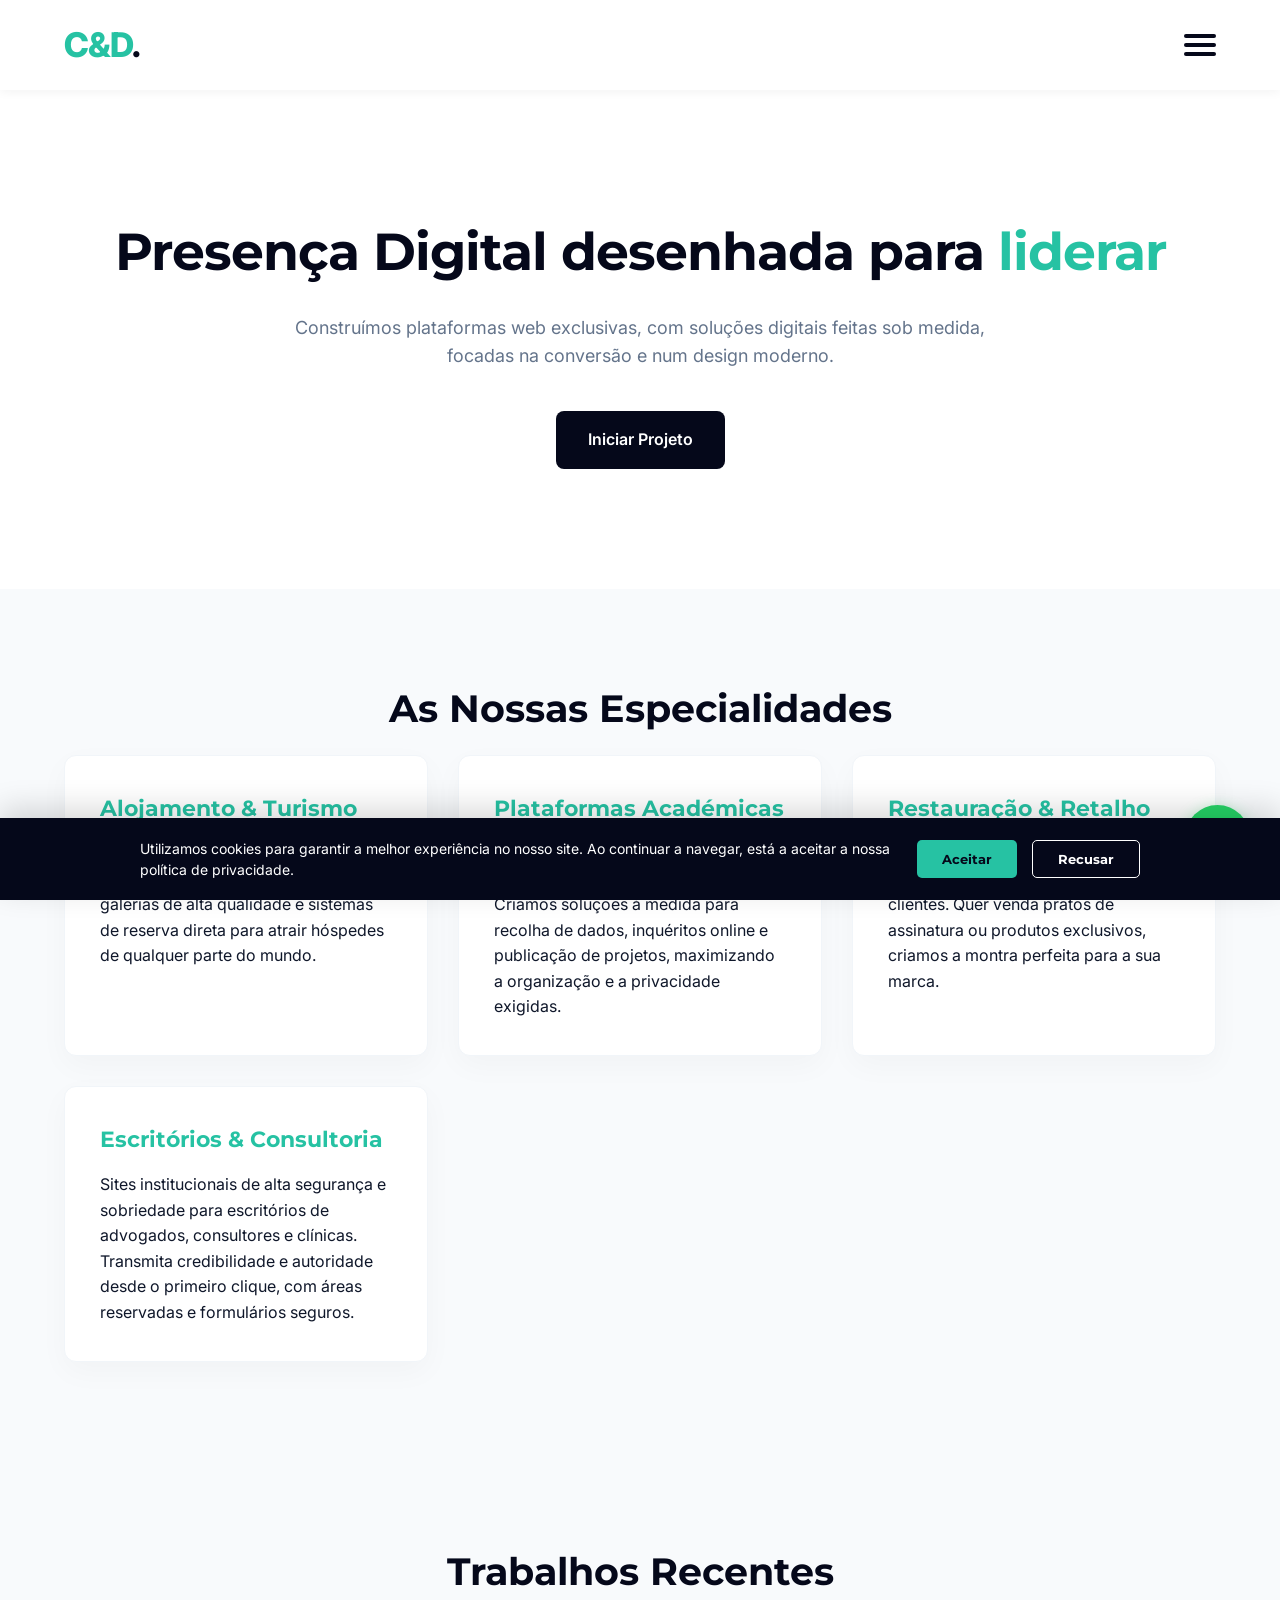
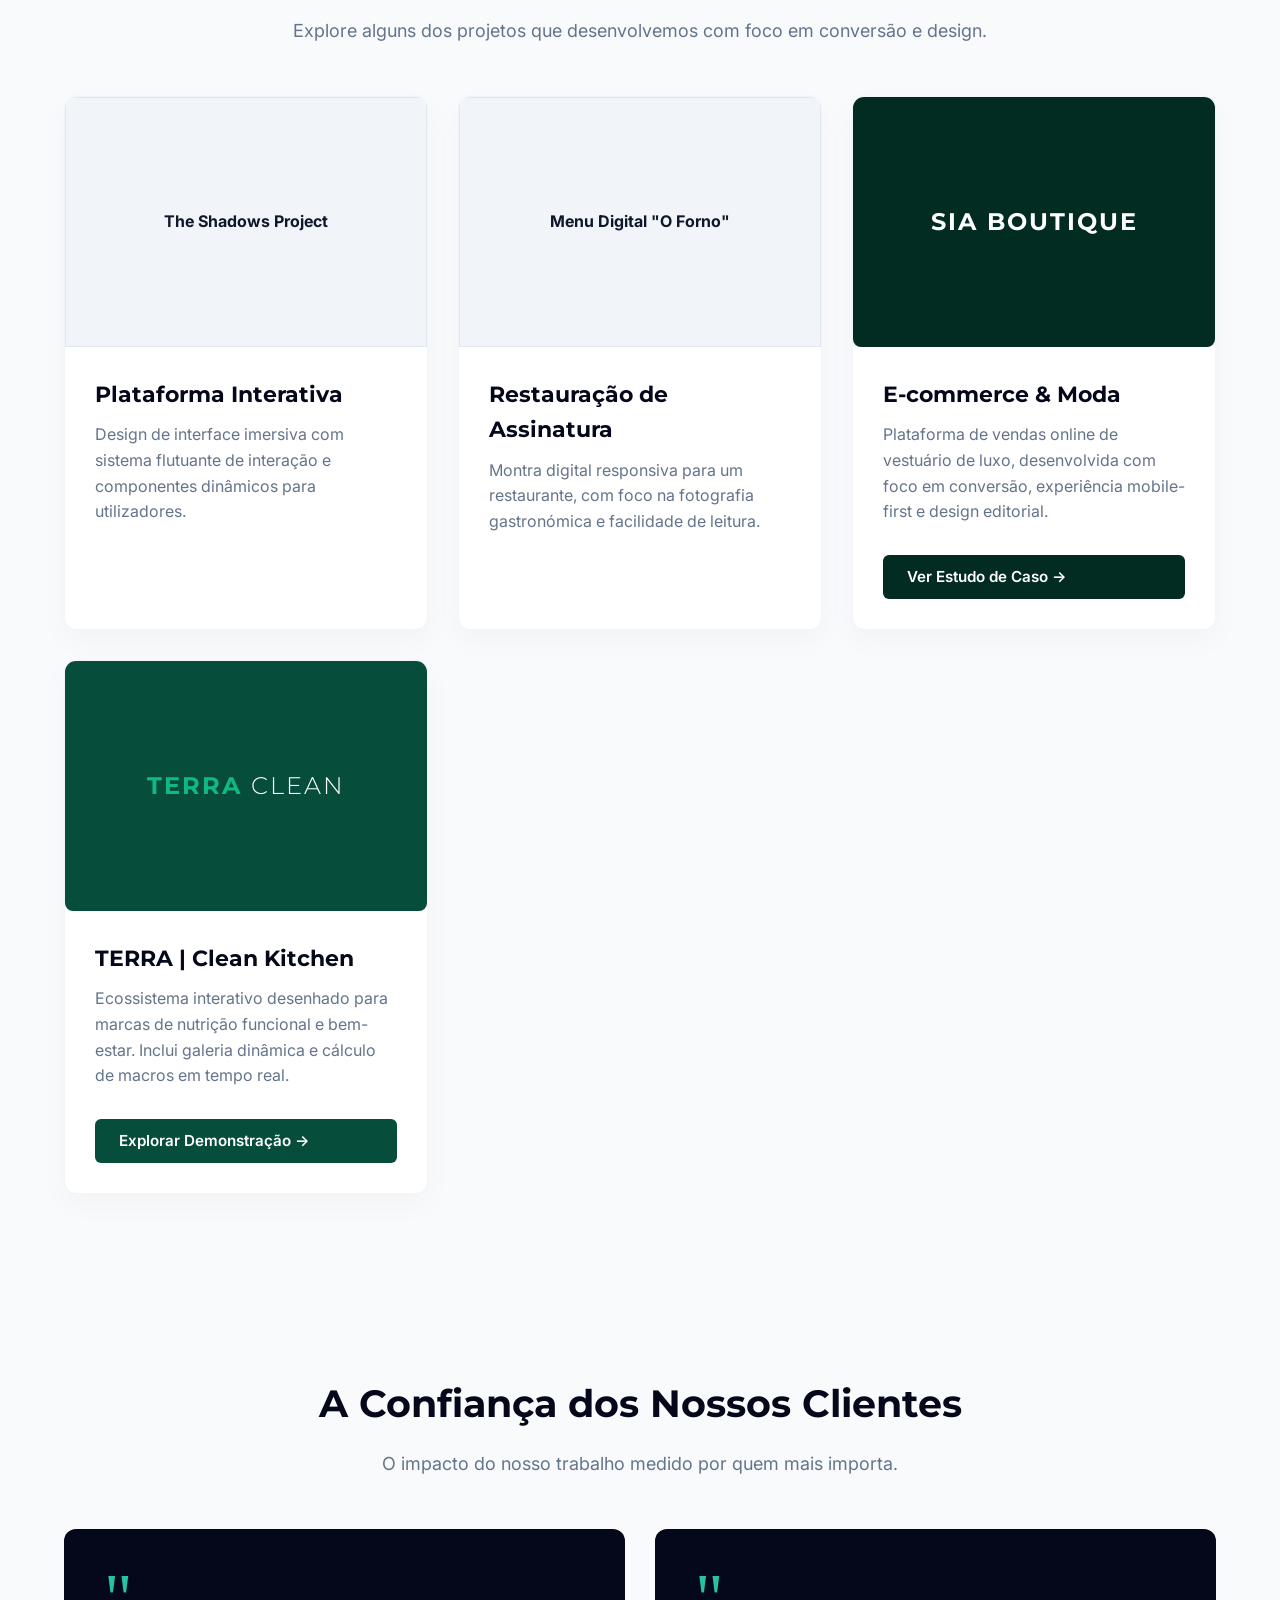
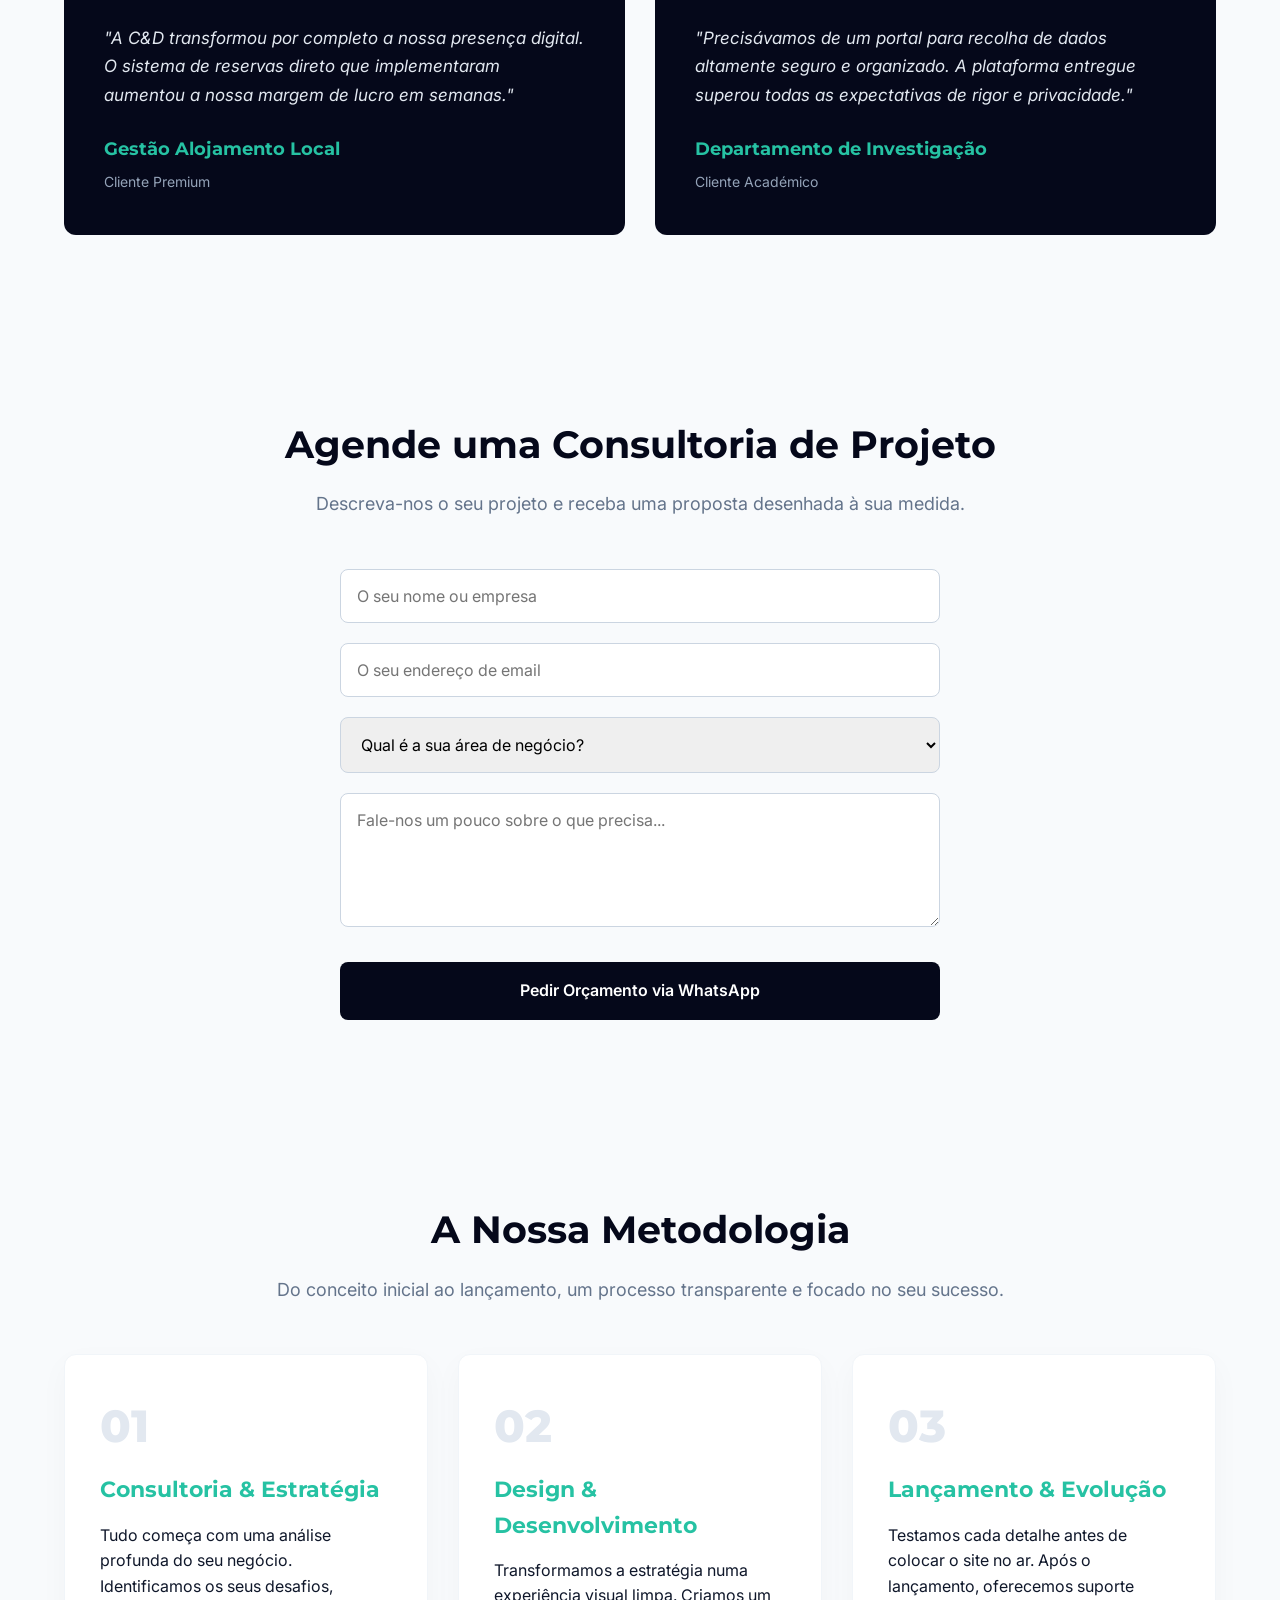
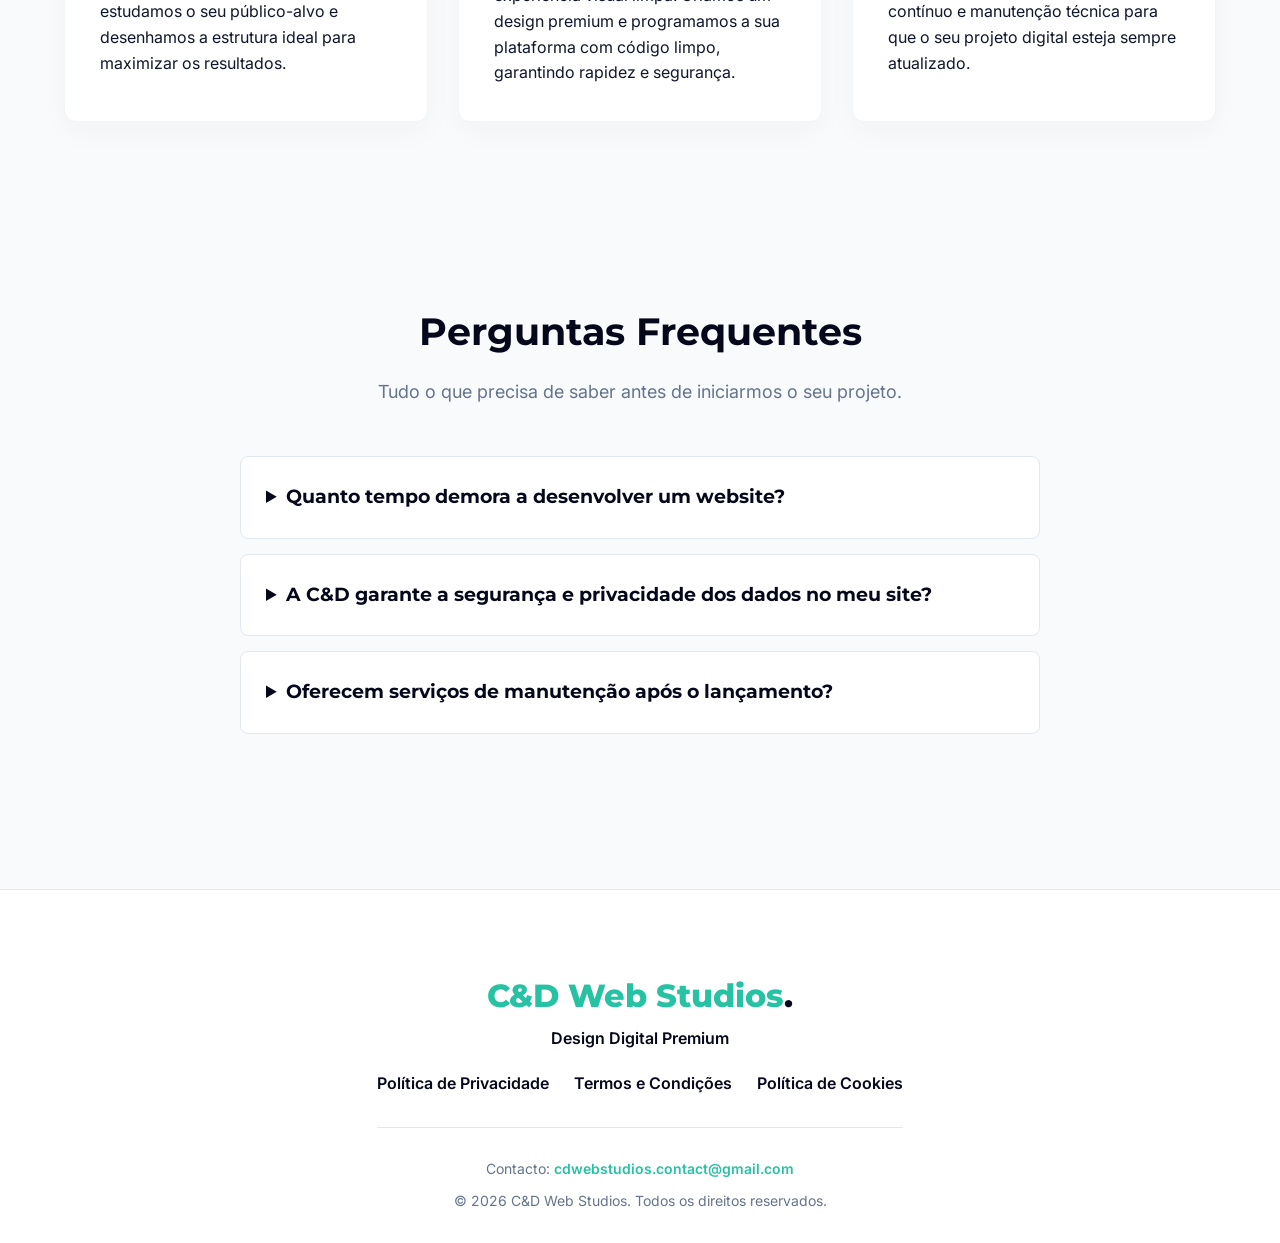
<file: index.html>
<!DOCTYPE html>
<html lang="pt">
<head>
    <meta charset="UTF-8">
    <meta name="viewport" content="width=device-width, initial-scale=1.0">
    <title>C&D Web Studios | Design Digital Premium</title>
    <link rel="icon" href="/logo.cd.jpeg" type="image/jpeg">
    <link href="https://fonts.googleapis.com/css2?family=Montserrat:wght@400;700;800&family=Inter:wght@300;400;600;700;800&display=swap" rel="stylesheet">
    <link rel="stylesheet" href="styles.css">
</head>
<body>
    

<nav class="navbar-clean">
    <div class="logo">C&D<span class="dot">.</span></div>
    
    <div class="hamburger-menu" onclick="toggleMenu()">
        <span></span>
        <span></span>
        <span></span>
    </div>
</nav>


<div id="mobile-menu" class="mobile-overlay">
    <div class="close-btn" onclick="toggleMenu()">✕</div>
    
    <div class="lang-switch-menu">
    <span id="lang-pt" class="lang-active" onclick="changeLang('pt')">PT</span> 
    <span class="separator">|</span> 
    <span id="lang-en" class="lang-inactive" onclick="changeLang('en')">EN</span>
</div>
    
    <a href="#servicos" onclick="toggleMenu()">Especialidades</a>
    <a href="#portfolio" onclick="toggleMenu()">Portfólio</a>
    <a href="#processo" onclick="toggleMenu()">Metodologia</a>
    <a href="#contacto" onclick="toggleMenu()">Contacto</a>
    
    <a href="https://wa.me/message/INP7VLAFMV6QG1" target="_blank" class="btn-solid-menu">Pedir Orçamento</a>
</div>

<header class="hero-section">
    <div class="hero-text">
        <h1>Presença Digital desenhada para <span class="highlight" style="color: #26C2A3;">liderar</span></h1>
        <p>Construímos plataformas web exclusivas, com soluções digitais feitas sob medida, focadas na conversão e num design moderno.</p>
        <a href="https://wa.me/message/INP7VLAFMV6QG1" target="_blank" class="cta-btn">Iniciar Projeto</a>
    </div>
</header>

<section id="servicos" class="services-section">
    <h2>As Nossas Especialidades</h2>
    <div class="services-grid">
        <div class="service-card">
            <h3>Alojamento & Turismo</h3>
            <p>Criamos sites imersivos para hotéis boutique e alojamentos locais, com galerias de alta qualidade e sistemas de reserva direta para atrair hóspedes de qualquer parte do mundo.</p>
        </div>
        <div class="service-card">
            <h3>Plataformas Académicas</h3>
            <p>Portais seguros e intuitivos para instituições e centros de estudos. Criamos soluções à medida para recolha de dados, inquéritos online e publicação de projetos, maximizando a organização e a privacidade exigidas.</p>
        </div>
        <div class="service-card">
            <h3>Restauração & Retalho</h3>
            <p>Menus digitais elegantes e montras virtuais que convertem visitantes em clientes. Quer venda pratos de assinatura ou produtos exclusivos, criamos a montra perfeita para a sua marca.</p>
        </div>
        <div class="service-card">
            <h3>Escritórios & Consultoria</h3>
            <p>Sites institucionais de alta segurança e sobriedade para escritórios de advogados, consultores e clínicas. Transmita credibilidade e autoridade desde o primeiro clique, com áreas reservadas e formulários seguros.</p>
        </div>
    </div>
</section>

<section id="portfolio" class="portfolio-section">
    <h2>Trabalhos Recentes</h2>
    <p class="portfolio-subtitle">Explore alguns dos projetos que desenvolvemos com foco em conversão e design.</p>
    
    <div class="portfolio-grid">
        <div class="portfolio-item">
            <div class="portfolio-image" style="background-color: #f1f5f9; border: 1px solid #e2e8f0;">
                <span class="placeholder-text" style="color: #0f172a;">The Shadows Project</span>
            </div>
            <div class="portfolio-info">
                <h4>Plataforma Interativa</h4>
                <p>Design de interface imersiva com sistema flutuante de interação e componentes dinâmicos para utilizadores.</p>
            </div>
        </div>

        <div class="portfolio-item">
            <div class="portfolio-image" style="background-color: #f1f5f9; border: 1px solid #e2e8f0;">
                <span class="placeholder-text" style="color: #0f172a;">Menu Digital "O Forno"</span>
            </div>
            <div class="portfolio-info">
                <h4>Restauração de Assinatura</h4>
                <p>Montra digital responsiva para um restaurante, com foco na fotografia gastronómica e facilidade de leitura.</p>
            </div>
        </div>

        <div class="portfolio-item">
            <div class="portfolio-image" style="background-color: #022c22; display: flex; align-items: center; justify-content: center; height: 250px; border-radius: 8px;">
                <span style="color: #ffffff; font-family: 'Montserrat', sans-serif; font-weight: 700; font-size: 1.5rem; letter-spacing: 2px;">SIA BOUTIQUE</span>
            </div>
            <div class="portfolio-info">
                <h4>E-commerce & Moda</h4>
                <p>Plataforma de vendas online de vestuário de luxo, desenvolvida com foco em conversão, experiência mobile-first e design editorial.</p>
                <a href="case-study-sia.html" target="_blank" style="display: inline-block; margin-top: 15px; padding: 10px 24px; background-color: #022c22; color: #ffffff; text-decoration: none; font-weight: 600; font-size: 0.95rem; border-radius: 6px; transition: opacity 0.2s;">
                    Ver Estudo de Caso &rarr;
                </a>
            </div>
        </div>

        <div class="portfolio-item">
            <div class="portfolio-image" style="background-color: #064e3b; display: flex; align-items: center; justify-content: center; height: 250px; border-radius: 8px;">
                <span style="color: #10b981; font-family: 'Montserrat', sans-serif; font-weight: 700; font-size: 1.5rem; letter-spacing: 2px;">TERRA <span style="color: #ffffff; font-weight: 300;">CLEAN</span></span>
            </div>
            <div class="portfolio-info">
                <h4>TERRA | Clean Kitchen</h4>
                <p>Ecossistema interativo desenhado para marcas de nutrição funcional e bem-estar. Inclui galeria dinâmica e cálculo de macros em tempo real.</p>
                <a href="./projetos/terra-clean/index.html" target="_blank" style="display: inline-block; margin-top: 15px; padding: 10px 24px; background-color: #064e3b; color: #ffffff; text-decoration: none; font-weight: 600; font-size: 0.95rem; border-radius: 6px; transition: opacity 0.2s;">
                    Explorar Demonstração &rarr;
                </a>
            </div>
        </div>
    </div>
</section>

<section id="testemunhos" class="testimonials-section">
    <h2>A Confiança dos Nossos Clientes</h2>
    <p class="testimonials-subtitle">O impacto do nosso trabalho medido por quem mais importa.</p>
    
    <div class="testimonials-grid">
        <div class="testimonial-card">
            <div class="quote-icon">"</div>
            <p class="feedback">"A C&D transformou por completo a nossa presença digital. O sistema de reservas direto que implementaram aumentou a nossa margem de lucro em semanas."</p>
            <div class="client-info">
                <h4>Gestão Alojamento Local</h4>
                <span>Cliente Premium</span>
            </div>
        </div>

        <div class="testimonial-card">
            <div class="quote-icon">"</div>
            <p class="feedback">"Precisávamos de um portal para recolha de dados altamente seguro e organizado. A plataforma entregue superou todas as expectativas de rigor e privacidade."</p>
            <div class="client-info">
                <h4>Departamento de Investigação</h4>
                <span>Cliente Académico</span>
            </div>
        </div>
    </div>
</section>

<section id="contacto" class="contact-section">
    <h2>Agende uma Consultoria de Projeto</h2>
    <p>Descreva-nos o seu projeto e receba uma proposta desenhada à sua medida.</p>
    
    <div class="contact-form">
        <input type="text" placeholder="O seu nome ou empresa" class="input-field">
        <input type="email" placeholder="O seu endereço de email" class="input-field">
        <select class="input-field">
            <option value="" disabled selected>Qual é a sua área de negócio?</option>
            <option value="alojamento">Alojamento & Turismo</option>
            <option value="academico">Academia & Investigação</option>
            <option value="restauracao">Restauração & Retalho</option>
            <option value="corporativo">Serviços Corporativos</option>
            <option value="E-commerce">E-commerce & moda</option>
            <option value="outro">Outro</option>
        </select>
        <textarea placeholder="Fale-nos um pouco sobre o que precisa..." rows="5" class="input-field"></textarea>
        
        <a href="https://wa.me/message/INP7VLAFMV6QG1" target="_blank" class="cta-btn" style="display: block; text-align: center; text-decoration: none; margin-top: 15px;">
            Pedir Orçamento via WhatsApp 
        </a>
    </div>
</section>

<section id="processo" class="process-section">
    <h2>A Nossa Metodologia</h2>
    <p class="process-subtitle">Do conceito inicial ao lançamento, um processo transparente e focado no seu sucesso.</p>
    
    <div class="process-grid">
        <div class="process-step">
            <div class="step-number">01</div>
            <h4>Consultoria & Estratégia</h4>
            <p>Tudo começa com uma análise profunda do seu negócio. Identificamos os seus desafios, estudamos o seu público-alvo e desenhamos a estrutura ideal para maximizar os resultados.</p>
        </div>

        <div class="process-step">
            <div class="step-number">02</div>
            <h4>Design & Desenvolvimento</h4>
            <p>Transformamos a estratégia numa experiência visual limpa. Criamos um design premium e programamos a sua plataforma com código limpo, garantindo rapidez e segurança.</p>
        </div>

        <div class="process-step">
            <div class="step-number">03</div>
            <h4>Lançamento & Evolução</h4>
            <p>Testamos cada detalhe antes de colocar o site no ar. Após o lançamento, oferecemos suporte contínuo e manutenção técnica para que o seu projeto digital esteja sempre atualizado.</p>
        </div>
    </div>
</section>

<section id="faq" class="faq-section">
    <h2>Perguntas Frequentes</h2>
    <p class="faq-subtitle">Tudo o que precisa de saber antes de iniciarmos o seu projeto.</p>
    
    <div class="faq-container">
        <details class="faq-item">
            <summary>Quanto tempo demora a desenvolver um website?</summary>
            <div class="faq-content">
                <p>O tempo de desenvolvimento varia consoante a complexidade. Projetos institucionais e menus digitais levam entre 2 a 3 semanas. Plataformas complexas ou portais de pesquisa podem exigir 4 a 6 semanas para garantir que todos os testes são rigorosamente cumpridos.</p>
            </div>
        </details>

        <details class="faq-item">
            <summary>A C&D garante a segurança e privacidade dos dados no meu site?</summary>
            <div class="faq-content">
                <p>Absolutamente. Desenhamos arquiteturas com certificados de encriptação, rigor nos acessos e em total conformidade legal com a proteção de dados (RGPD), vital para a confiança dos seus utilizadores.</p>
            </div>
        </details>

        <details class="faq-item">
            <summary>Oferecem serviços de manutenção após o lançamento?</summary>
            <div class="faq-content">
                <p>Sim. Disponibilizamos planos de manutenção contínua para garantir que o seu site está sempre rápido, atualizado e protegido contra novas ameaças, para que se possa focar apenas no seu negócio.</p>
            </div>
        </details>
    </div>
</section>

<a href="https://wa.me/message/INP7VLAFMV6QG1" target="_blank" class="whatsapp-float">
    <svg class="whatsapp-icon" viewBox="0 0 24 24" xmlns="http://www.w3.org/2000/svg">
        <path fill="#FFF" d="M12.012 2c-5.508 0-9.984 4.464-9.984 9.972 0 1.752.456 3.456 1.32 4.956L2 22l5.256-1.38c1.452.792 3.084 1.212 4.752 1.212 5.508 0 9.984-4.464 9.984-9.972 0-5.508-4.476-9.86-9.98-9.86zm6.156 14.124c-.252.708-1.464 1.308-2.016 1.368-.492.048-1.128.084-3.216-.792-2.664-1.116-4.38-3.828-4.512-4c-.132-.18-1.056-1.404-1.056-2.676 0-1.272.66-1.896.888-2.148.228-.252.492-.312.66-.312.168 0 .336.012.48.012.156 0 .36-.06.564.432.204.504.708 1.728.768 1.848.06.12.096.264.012.432-.084.168-.18.276-.36.48-.18.204-.384.456-.552.612-.18.168-.372.348-.156.72.216.372.96 1.584 2.064 2.568 1.416 1.26 2.616 1.656 2.988 1.848.372.18.588.156.72-.012.132-.168.564-.66.72-.888.156-.228.312-.18.528-.096.216.084 1.368.648 1.608.768.24.12.396.18.456.288.06.096.06.576-.192 1.284z"/>
    </svg>
</a>

<footer>
    <div class="footer-container">
        <div class="footer-brand">
    <h3>C&D Web Studios<span class="footer-dot">.</span></h3>
    <p class="footer-tagline">Design Digital Premium</p>  
</di>
        
        <div class="footer-links">
            <a href="privacidade.html">Política de Privacidade</a>
            <a href="termos.html">Termos e Condições</a>
            <a href="cookies.html">Política de Cookies</a>
        </div> 
        
        <div class="footer-bottom">
            <p class="footer-email">Contacto: <a href="mailto:cdwebstudios.contact@gmail.com">cdwebstudios.contact@gmail.com</a></p>
            <p class="footer-copy">&copy; 2026 C&D Web Studios. Todos os direitos reservados.</p>
        </div>
    </div>
</footer>

<script src="script.js"></script>

<div id="cookie-banner" class="cookie-banner">
    <div class="cookie-content">
        <p>Utilizamos cookies para garantir a melhor experiência no nosso site. Ao continuar a navegar, está a aceitar a nossa política de privacidade.</p>
        <div class="cookie-buttons">
            <button class="cookie-btn accept" onclick="acceptCookies()">Aceitar</button>
            <button class="cookie-btn reject" onclick="rejectCookies()">Recusar</button>
        </div>
    </div>
</div>
</body>
</html>
</file>
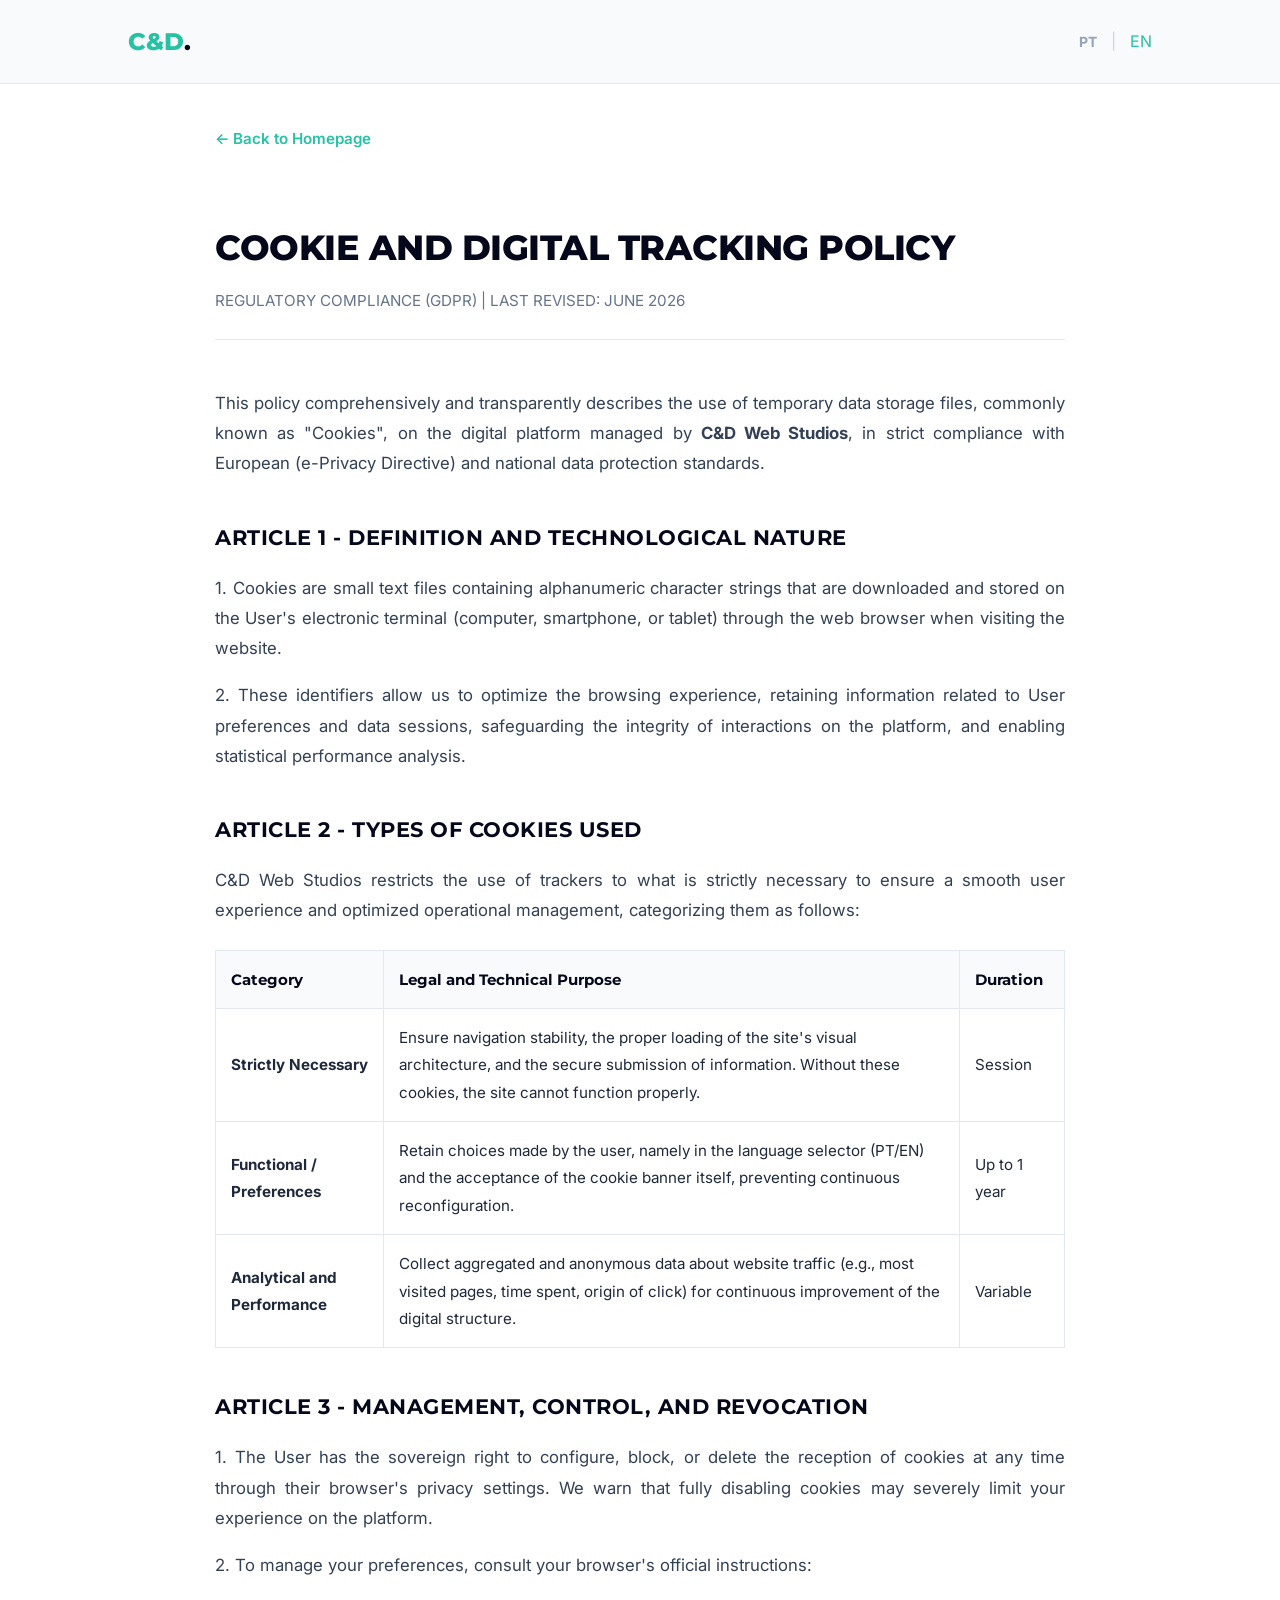
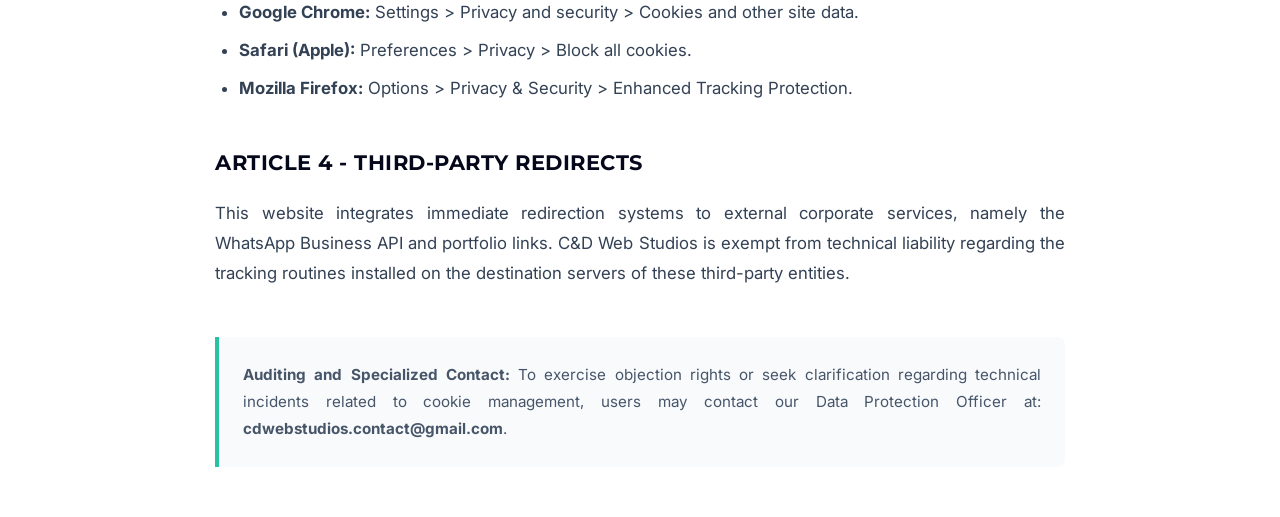
<file: cookie-policy.html>
<!DOCTYPE html>
<html lang="en">
<head>
    <meta charset="UTF-8">
    <meta name="viewport" content="width=device-width, initial-scale=1.0">
    <title>Cookie Policy | C&D Web Studios</title>
    <link href="https://fonts.googleapis.com/css2?family=Montserrat:wght@400;700;800&family=Inter:wght@300;400;600;700&display=swap" rel="stylesheet">
    <style>
        body { font-family: 'Inter', sans-serif; line-height: 1.8; color: #1e293b; background-color: #ffffff; margin: 0; padding: 0 0 50px 0; }
        .legal-header { display: flex; justify-content: space-between; align-items: center; padding: 20px 10%; background-color: #f8fafc; border-bottom: 1px solid #e2e8f0; margin-bottom: 40px; }
        .logo-mini { font-family: 'Montserrat', sans-serif; font-size: 24px; font-weight: 800; color: #26C2A3; text-decoration: none; }
        .logo-mini .dot { color: #05081A; }
        .lang-switch a { font-weight: 700; text-decoration: none; font-size: 14px; transition: color 0.3s; }
        .lang-active { color: #26C2A3; }
        .lang-inactive { color: #94a3b8; }
        .lang-inactive:hover { color: #05081A; }
        .separator { color: #cbd5e1; margin: 0 10px; }
        
        .container { max-width: 850px; margin: 0 auto; padding: 0 10%; }
        .back-link { display: inline-flex; align-items: center; margin-bottom: 2.5rem; color: #26C2A3; text-decoration: none; font-weight: 600; font-size: 0.95rem; transition: color 0.2s ease; }
        .back-link:hover { color: #05081A; }
        h1 { font-family: 'Montserrat', sans-serif; color: #05081A; font-size: 2.2rem; font-weight: 800; margin-bottom: 0.5rem; letter-spacing: -0.5px; }
        .meta-date { color: #64748b; font-size: 0.95rem; margin-bottom: 3rem; border-bottom: 1px solid #e2e8f0; padding-bottom: 1.5rem; }
        h2 { font-family: 'Montserrat', sans-serif; color: #05081A; font-size: 1.3rem; font-weight: 700; margin-top: 2.5rem; margin-bottom: 1rem; text-transform: uppercase; letter-spacing: 0.5px; }
        p, li { color: #334155; font-size: 1.05rem; text-align: justify; }
        ul { padding-left: 1.5rem; margin-bottom: 1.5rem; }
        li { margin-bottom: 0.5rem; }
        
        table { width: 100%; border-collapse: collapse; margin: 1.5rem 0; font-size: 0.95rem; }
        th, td { padding: 15px; border: 1px solid #e2e8f0; text-align: left; }
        th { background-color: #f8fafc; color: #05081A; font-weight: 700; font-family: 'Montserrat', sans-serif; }
        
        .legal-notice { background-color: #f8fafc; border-left: 4px solid #26C2A3; padding: 1.5rem; margin-top: 3rem; border-radius: 0 8px 8px 0; }
        .legal-notice p { margin: 0; font-size: 0.95rem; color: #475569; }
    </style>
</head>
<body>

<div class="legal-header">
    <a href="index.html" class="logo-mini">C&D<span class="dot">.</span></a>
    <div class="lang-switch">
        <a href="cookies.html" class="lang-inactive">PT</a> <span class="separator">|</span> <span class="lang-active">EN</span>
    </div>
</div>

<div class="container">
    <a href="index.html" class="back-link">&larr; Back to Homepage</a>
    
    <h1>COOKIE AND DIGITAL TRACKING POLICY</h1>
    <div class="meta-date">REGULATORY COMPLIANCE (GDPR) | LAST REVISED: JUNE 2026</div>
    
    <p>This policy comprehensively and transparently describes the use of temporary data storage files, commonly known as "Cookies", on the digital platform managed by <strong>C&D Web Studios</strong>, in strict compliance with European (e-Privacy Directive) and national data protection standards.</p>
    
    <h2>Article 1 - Definition and Technological Nature</h2>
    <p>1. Cookies are small text files containing alphanumeric character strings that are downloaded and stored on the User's electronic terminal (computer, smartphone, or tablet) through the web browser when visiting the website.</p>
    <p>2. These identifiers allow us to optimize the browsing experience, retaining information related to User preferences and data sessions, safeguarding the integrity of interactions on the platform, and enabling statistical performance analysis.</p>
    
    <h2>Article 2 - Types of Cookies Used</h2>
    <p>C&D Web Studios restricts the use of trackers to what is strictly necessary to ensure a smooth user experience and optimized operational management, categorizing them as follows:</p>
    
    <table>
        <thead>
            <tr>
                <th>Category</th>
                <th>Legal and Technical Purpose</th>
                <th>Duration</th>
            </tr>
        </thead>
        <tbody>
            <tr>
                <td><strong>Strictly Necessary</strong></td>
                <td>Ensure navigation stability, the proper loading of the site's visual architecture, and the secure submission of information. Without these cookies, the site cannot function properly.</td>
                <td>Session</td>
            </tr>
            <tr>
                <td><strong>Functional / Preferences</strong></td>
                <td>Retain choices made by the user, namely in the language selector (PT/EN) and the acceptance of the cookie banner itself, preventing continuous reconfiguration.</td>
                <td>Up to 1 year</td>
            </tr>
            <tr>
                <td><strong>Analytical and Performance</strong></td>
                <td>Collect aggregated and anonymous data about website traffic (e.g., most visited pages, time spent, origin of click) for continuous improvement of the digital structure.</td>
                <td>Variable</td>
            </tr>
        </tbody>
    </table>
    
    <h2>Article 3 - Management, Control, and Revocation</h2>
    <p>1. The User has the sovereign right to configure, block, or delete the reception of cookies at any time through their browser's privacy settings. We warn that fully disabling cookies may severely limit your experience on the platform.</p>
    <p>2. To manage your preferences, consult your browser's official instructions:</p>
    <ul>
        <li><strong>Google Chrome:</strong> Settings > Privacy and security > Cookies and other site data.</li>
        <li><strong>Safari (Apple):</strong> Preferences > Privacy > Block all cookies.</li>
        <li><strong>Mozilla Firefox:</strong> Options > Privacy & Security > Enhanced Tracking Protection.</li>
    </ul>
    
    <h2>Article 4 - Third-Party Redirects</h2>
    <p>This website integrates immediate redirection systems to external corporate services, namely the WhatsApp Business API and portfolio links. C&D Web Studios is exempt from technical liability regarding the tracking routines installed on the destination servers of these third-party entities.</p>
    
    <div class="legal-notice">
        <p><strong>Auditing and Specialized Contact:</strong> To exercise objection rights or seek clarification regarding technical incidents related to cookie management, users may contact our Data Protection Officer at: <strong>cdwebstudios.contact@gmail.com</strong>.</p>
    </div>
</div>

</body>
</html>
</file>
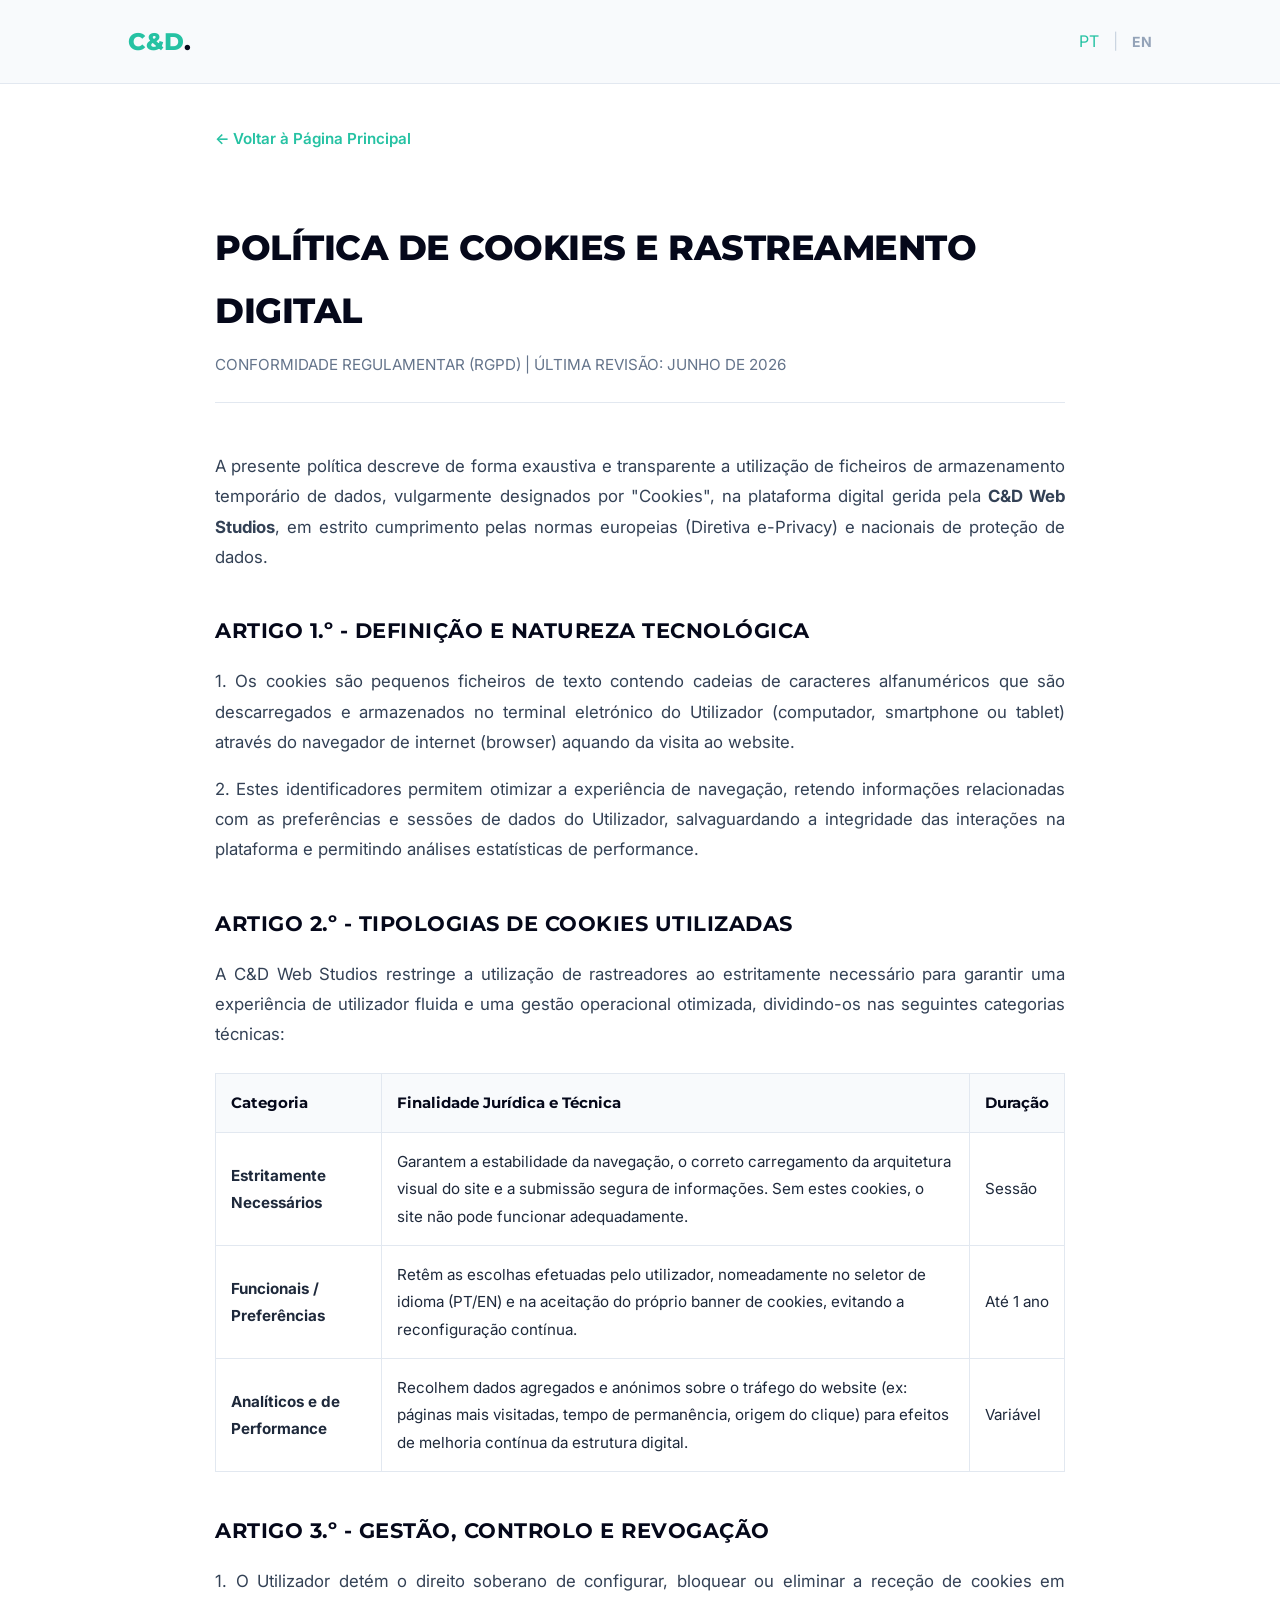
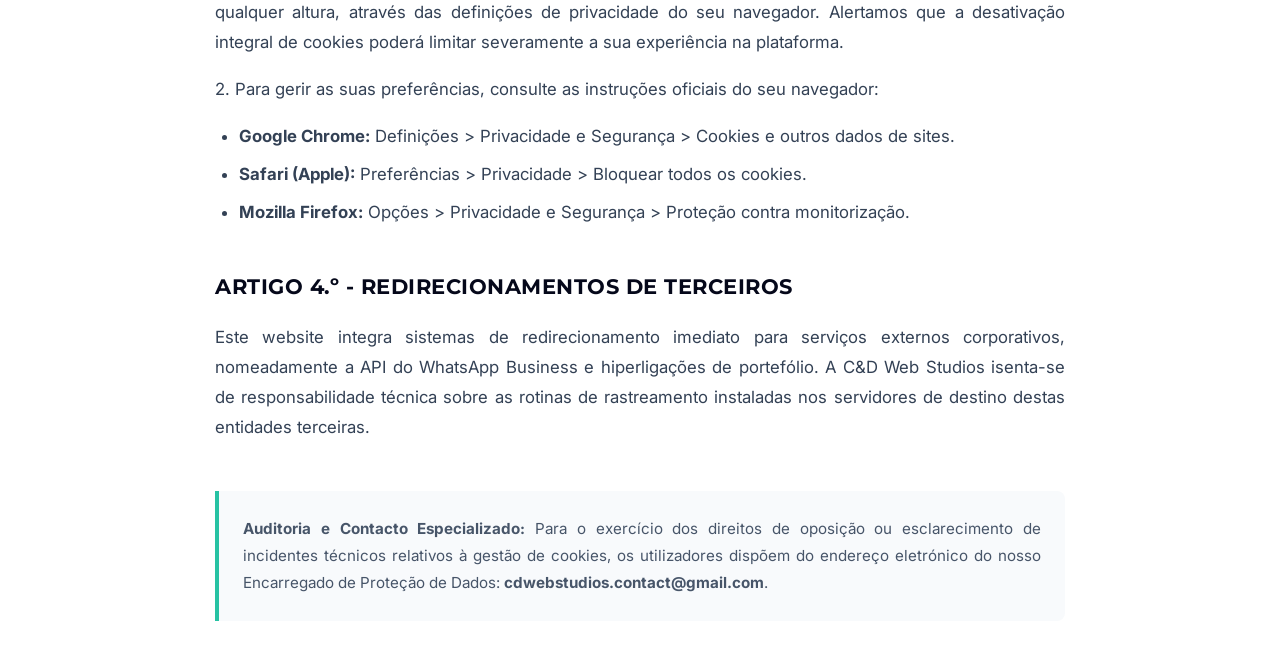
<file: cookies.html>
<!DOCTYPE html>
<html lang="pt">
<head>
    <meta charset="UTF-8">
    <meta name="viewport" content="width=device-width, initial-scale=1.0">
    <title>Política de Cookies | C&D Web Studios</title>
    <link href="https://fonts.googleapis.com/css2?family=Montserrat:wght@400;700;800&family=Inter:wght@300;400;600;700&display=swap" rel="stylesheet">
    <style>
        body { font-family: 'Inter', sans-serif; line-height: 1.8; color: #1e293b; background-color: #ffffff; margin: 0; padding: 0 0 50px 0; }
        .legal-header { display: flex; justify-content: space-between; align-items: center; padding: 20px 10%; background-color: #f8fafc; border-bottom: 1px solid #e2e8f0; margin-bottom: 40px; }
        .logo-mini { font-family: 'Montserrat', sans-serif; font-size: 24px; font-weight: 800; color: #26C2A3; text-decoration: none; }
        .logo-mini .dot { color: #05081A; }
        .lang-switch a { font-weight: 700; text-decoration: none; font-size: 14px; transition: color 0.3s; }
        .lang-active { color: #26C2A3; }
        .lang-inactive { color: #94a3b8; }
        .lang-inactive:hover { color: #05081A; }
        .separator { color: #cbd5e1; margin: 0 10px; }
        
        .container { max-width: 850px; margin: 0 auto; padding: 0 10%; }
        .back-link { display: inline-flex; align-items: center; margin-bottom: 2.5rem; color: #26C2A3; text-decoration: none; font-weight: 600; font-size: 0.95rem; transition: color 0.2s ease; }
        .back-link:hover { color: #05081A; }
        h1 { font-family: 'Montserrat', sans-serif; color: #05081A; font-size: 2.2rem; font-weight: 800; margin-bottom: 0.5rem; letter-spacing: -0.5px; }
        .meta-date { color: #64748b; font-size: 0.95rem; margin-bottom: 3rem; border-bottom: 1px solid #e2e8f0; padding-bottom: 1.5rem; }
        h2 { font-family: 'Montserrat', sans-serif; color: #05081A; font-size: 1.3rem; font-weight: 700; margin-top: 2.5rem; margin-bottom: 1rem; text-transform: uppercase; letter-spacing: 0.5px; }
        p, li { color: #334155; font-size: 1.05rem; text-align: justify; }
        ul { padding-left: 1.5rem; margin-bottom: 1.5rem; }
        li { margin-bottom: 0.5rem; }
        
        table { width: 100%; border-collapse: collapse; margin: 1.5rem 0; font-size: 0.95rem; }
        th, td { padding: 15px; border: 1px solid #e2e8f0; text-align: left; }
        th { background-color: #f8fafc; color: #05081A; font-weight: 700; font-family: 'Montserrat', sans-serif; }
        
        .legal-notice { background-color: #f8fafc; border-left: 4px solid #26C2A3; padding: 1.5rem; margin-top: 3rem; border-radius: 0 8px 8px 0; }
        .legal-notice p { margin: 0; font-size: 0.95rem; color: #475569; }
    </style>
</head>
<body>

<div class="legal-header">
    <a href="index.html" class="logo-mini">C&D<span class="dot">.</span></a>
    <div class="lang-switch">
        <span class="lang-active">PT</span> <span class="separator">|</span> <a href="cookie-policy.html" class="lang-inactive">EN</a>
    </div>
</div>

<div class="container">
    <a href="index.html" class="back-link">&larr; Voltar à Página Principal</a>
    
    <h1>POLÍTICA DE COOKIES E RASTREAMENTO DIGITAL</h1>
    <div class="meta-date">CONFORMIDADE REGULAMENTAR (RGPD) | ÚLTIMA REVISÃO: JUNHO DE 2026</div>
    
    <p>A presente política descreve de forma exaustiva e transparente a utilização de ficheiros de armazenamento temporário de dados, vulgarmente designados por "Cookies", na plataforma digital gerida pela <strong>C&D Web Studios</strong>, em estrito cumprimento pelas normas europeias (Diretiva e-Privacy) e nacionais de proteção de dados.</p>
    
    <h2>Artigo 1.º - Definição e Natureza Tecnológica</h2>
    <p>1. Os cookies são pequenos ficheiros de texto contendo cadeias de caracteres alfanuméricos que são descarregados e armazenados no terminal eletrónico do Utilizador (computador, smartphone ou tablet) através do navegador de internet (browser) aquando da visita ao website.</p>
    <p>2. Estes identificadores permitem otimizar a experiência de navegação, retendo informações relacionadas com as preferências e sessões de dados do Utilizador, salvaguardando a integridade das interações na plataforma e permitindo análises estatísticas de performance.</p>
    
    <h2>Artigo 2.º - Tipologias de Cookies Utilizadas</h2>
    <p>A C&D Web Studios restringe a utilização de rastreadores ao estritamente necessário para garantir uma experiência de utilizador fluida e uma gestão operacional otimizada, dividindo-os nas seguintes categorias técnicas:</p>
    
    <table>
        <thead>
            <tr>
                <th>Categoria</th>
                <th>Finalidade Jurídica e Técnica</th>
                <th>Duração</th>
            </tr>
        </thead>
        <tbody>
            <tr>
                <td><strong>Estritamente Necessários</strong></td>
                <td>Garantem a estabilidade da navegação, o correto carregamento da arquitetura visual do site e a submissão segura de informações. Sem estes cookies, o site não pode funcionar adequadamente.</td>
                <td>Sessão</td>
            </tr>
            <tr>
                <td><strong>Funcionais / Preferências</strong></td>
                <td>Retêm as escolhas efetuadas pelo utilizador, nomeadamente no seletor de idioma (PT/EN) e na aceitação do próprio banner de cookies, evitando a reconfiguração contínua.</td>
                <td>Até 1 ano</td>
            </tr>
            <tr>
                <td><strong>Analíticos e de Performance</strong></td>
                <td>Recolhem dados agregados e anónimos sobre o tráfego do website (ex: páginas mais visitadas, tempo de permanência, origem do clique) para efeitos de melhoria contínua da estrutura digital.</td>
                <td>Variável</td>
            </tr>
        </tbody>
    </table>
    
    <h2>Artigo 3.º - Gestão, Controlo e Revogação</h2>
    <p>1. O Utilizador detém o direito soberano de configurar, bloquear ou eliminar a receção de cookies em qualquer altura, através das definições de privacidade do seu navegador. Alertamos que a desativação integral de cookies poderá limitar severamente a sua experiência na plataforma.</p>
    <p>2. Para gerir as suas preferências, consulte as instruções oficiais do seu navegador:</p>
    <ul>
        <li><strong>Google Chrome:</strong> Definições > Privacidade e Segurança > Cookies e outros dados de sites.</li>
        <li><strong>Safari (Apple):</strong> Preferências > Privacidade > Bloquear todos os cookies.</li>
        <li><strong>Mozilla Firefox:</strong> Opções > Privacidade e Segurança > Proteção contra monitorização.</li>
    </ul>
    
    <h2>Artigo 4.º - Redirecionamentos de Terceiros</h2>
    <p>Este website integra sistemas de redirecionamento imediato para serviços externos corporativos, nomeadamente a API do WhatsApp Business e hiperligações de portefólio. A C&D Web Studios isenta-se de responsabilidade técnica sobre as rotinas de rastreamento instaladas nos servidores de destino destas entidades terceiras.</p>
    
    <div class="legal-notice">
        <p><strong>Auditoria e Contacto Especializado:</strong> Para o exercício dos direitos de oposição ou esclarecimento de incidentes técnicos relativos à gestão de cookies, os utilizadores dispõem do endereço eletrónico do nosso Encarregado de Proteção de Dados: <strong>cdwebstudios.contact@gmail.com</strong>.</p>
    </div>
</div>

</body>
</html>
</file>
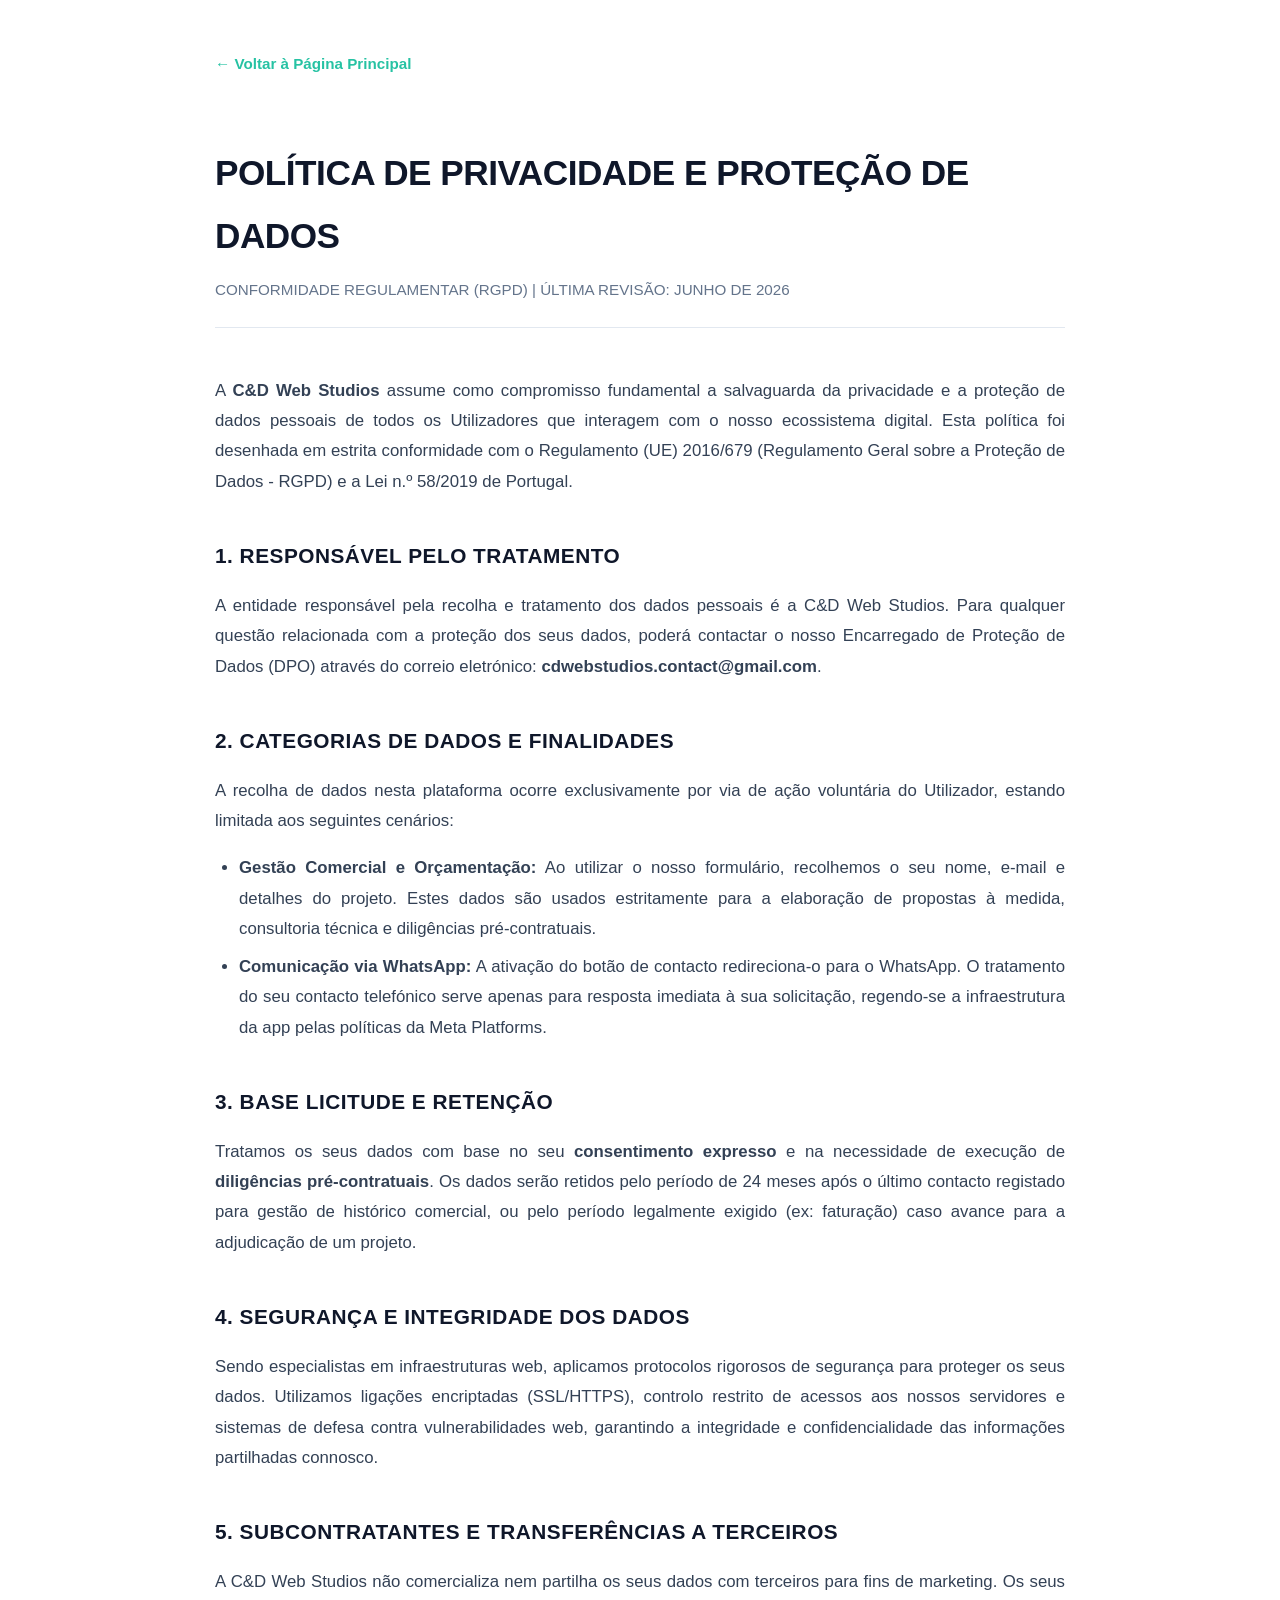
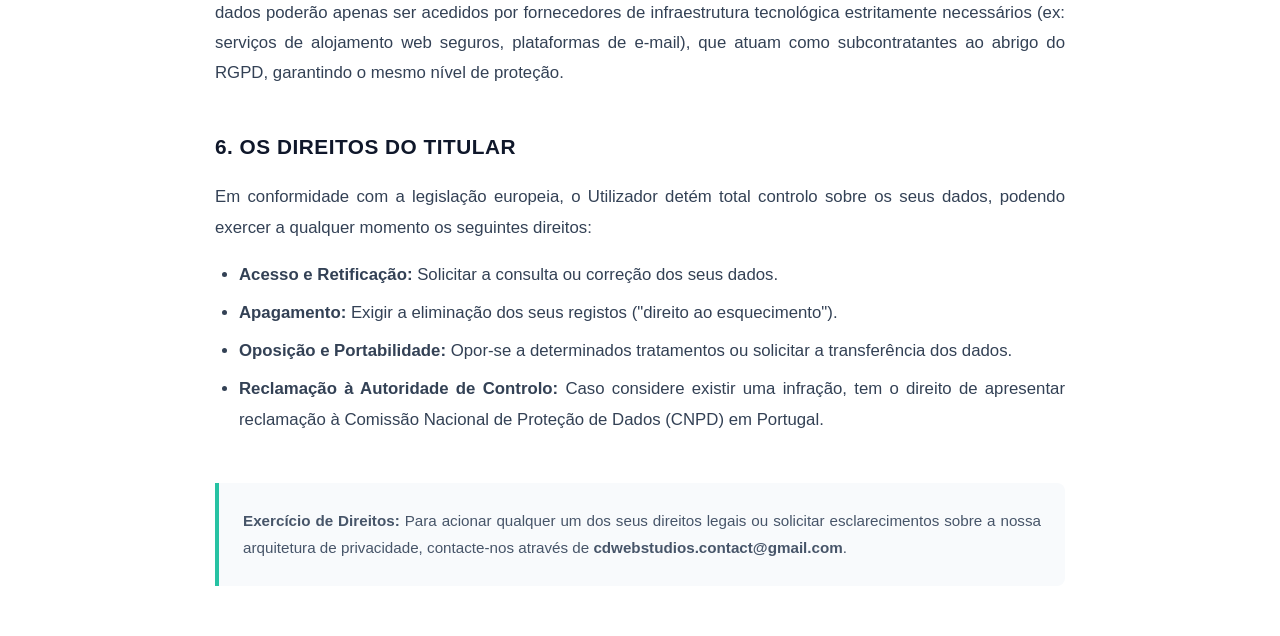
<file: privacidade.html>
<!DOCTYPE html>
<html lang="pt">
<head>
    <meta charset="UTF-8">
    <meta name="viewport" content="width=device-width, initial-scale=1.0">
    <title>Política de Privacidade | C&D Web Studios</title>
    <style>
        body {
            font-family: 'Segoe UI', -apple-system, BlinkMacSystemFont, Roboto, sans-serif;
            line-height: 1.8;
            color: #1e293b;
            background-color: #ffffff;
            margin: 0;
            padding: 50px 10%;
        }
        .container { max-width: 850px; margin: 0 auto; }
        .back-link {
            display: inline-flex; align-items: center; margin-bottom: 2.5rem; color: #26C2A3; text-decoration: none; font-weight: 600; font-size: 0.95rem; transition: color 0.2s ease;
        }
        .back-link:hover { color: #05081A; }
        h1 { font-family: 'Montserrat', sans-serif; color: #0f172a; font-size: 2.2rem; font-weight: 800; margin-bottom: 0.5rem; letter-spacing: -0.5px; }
        .meta-date { color: #64748b; font-size: 0.95rem; margin-bottom: 3rem; border-bottom: 1px solid #e2e8f0; padding-bottom: 1.5rem; }
        h2 { font-family: 'Montserrat', sans-serif; color: #0f172a; font-size: 1.3rem; font-weight: 700; margin-top: 2.5rem; margin-bottom: 1rem; text-transform: uppercase; letter-spacing: 0.5px; }
        p, li { color: #334155; font-size: 1.05rem; text-align: justify; }
        ul { padding-left: 1.5rem; }
        li { margin-bottom: 0.5rem; }
        .legal-notice { background-color: #f8fafc; border-left: 4px solid #26C2A3; padding: 1.5rem; margin-top: 3rem; border-radius: 0 8px 8px 0; }
        .legal-notice p { margin: 0; font-size: 0.95rem; color: #475569; }
    </style>
</head>
<body>

<div class="container">
    <a href="index.html" class="back-link">&larr; Voltar à Página Principal</a>
    
    <h1>POLÍTICA DE PRIVACIDADE E PROTEÇÃO DE DADOS</h1>
    <div class="meta-date">CONFORMIDADE REGULAMENTAR (RGPD) | ÚLTIMA REVISÃO: JUNHO DE 2026</div>
    
    <p>A <strong>C&D Web Studios</strong> assume como compromisso fundamental a salvaguarda da privacidade e a proteção de dados pessoais de todos os Utilizadores que interagem com o nosso ecossistema digital. Esta política foi desenhada em estrita conformidade com o Regulamento (UE) 2016/679 (Regulamento Geral sobre a Proteção de Dados - RGPD) e a Lei n.º 58/2019 de Portugal.</p>
    
    <h2>1. Responsável pelo Tratamento</h2>
    <p>A entidade responsável pela recolha e tratamento dos dados pessoais é a C&D Web Studios. Para qualquer questão relacionada com a proteção dos seus dados, poderá contactar o nosso Encarregado de Proteção de Dados (DPO) através do correio eletrónico: <strong>cdwebstudios.contact@gmail.com</strong>.</p>

    <h2>2. Categorias de Dados e Finalidades</h2>
    <p>A recolha de dados nesta plataforma ocorre exclusivamente por via de ação voluntária do Utilizador, estando limitada aos seguintes cenários:</p>
    <ul>
        <li><strong>Gestão Comercial e Orçamentação:</strong> Ao utilizar o nosso formulário, recolhemos o seu nome, e-mail e detalhes do projeto. Estes dados são usados estritamente para a elaboração de propostas à medida, consultoria técnica e diligências pré-contratuais.</li>
        <li><strong>Comunicação via WhatsApp:</strong> A ativação do botão de contacto redireciona-o para o WhatsApp. O tratamento do seu contacto telefónico serve apenas para resposta imediata à sua solicitação, regendo-se a infraestrutura da app pelas políticas da Meta Platforms.</li>
    </ul>
    
    <h2>3. Base Licitude e Retenção</h2>
    <p>Tratamos os seus dados com base no seu <strong>consentimento expresso</strong> e na necessidade de execução de <strong>diligências pré-contratuais</strong>. Os dados serão retidos pelo período de 24 meses após o último contacto registado para gestão de histórico comercial, ou pelo período legalmente exigido (ex: faturação) caso avance para a adjudicação de um projeto.</p>
    
    <h2>4. Segurança e Integridade dos Dados</h2>
    <p>Sendo especialistas em infraestruturas web, aplicamos protocolos rigorosos de segurança para proteger os seus dados. Utilizamos ligações encriptadas (SSL/HTTPS), controlo restrito de acessos aos nossos servidores e sistemas de defesa contra vulnerabilidades web, garantindo a integridade e confidencialidade das informações partilhadas connosco.</p>

    <h2>5. Subcontratantes e Transferências a Terceiros</h2>
    <p>A C&D Web Studios não comercializa nem partilha os seus dados com terceiros para fins de marketing. Os seus dados poderão apenas ser acedidos por fornecedores de infraestrutura tecnológica estritamente necessários (ex: serviços de alojamento web seguros, plataformas de e-mail), que atuam como subcontratantes ao abrigo do RGPD, garantindo o mesmo nível de proteção.</p>
    
    <h2>6. Os Direitos do Titular</h2>
    <p>Em conformidade com a legislação europeia, o Utilizador detém total controlo sobre os seus dados, podendo exercer a qualquer momento os seguintes direitos:</p>
    <ul>
        <li><strong>Acesso e Retificação:</strong> Solicitar a consulta ou correção dos seus dados.</li>
        <li><strong>Apagamento:</strong> Exigir a eliminação dos seus registos ("direito ao esquecimento").</li>
        <li><strong>Oposição e Portabilidade:</strong> Opor-se a determinados tratamentos ou solicitar a transferência dos dados.</li>
        <li><strong>Reclamação à Autoridade de Controlo:</strong> Caso considere existir uma infração, tem o direito de apresentar reclamação à Comissão Nacional de Proteção de Dados (CNPD) em Portugal.</li>
    </ul>
    
    <div class="legal-notice">
        <p><strong>Exercício de Direitos:</strong> Para acionar qualquer um dos seus direitos legais ou solicitar esclarecimentos sobre a nossa arquitetura de privacidade, contacte-nos através de <strong>cdwebstudios.contact@gmail.com</strong>.</p>
    </div>
</div>

</body>
</html>
</file>
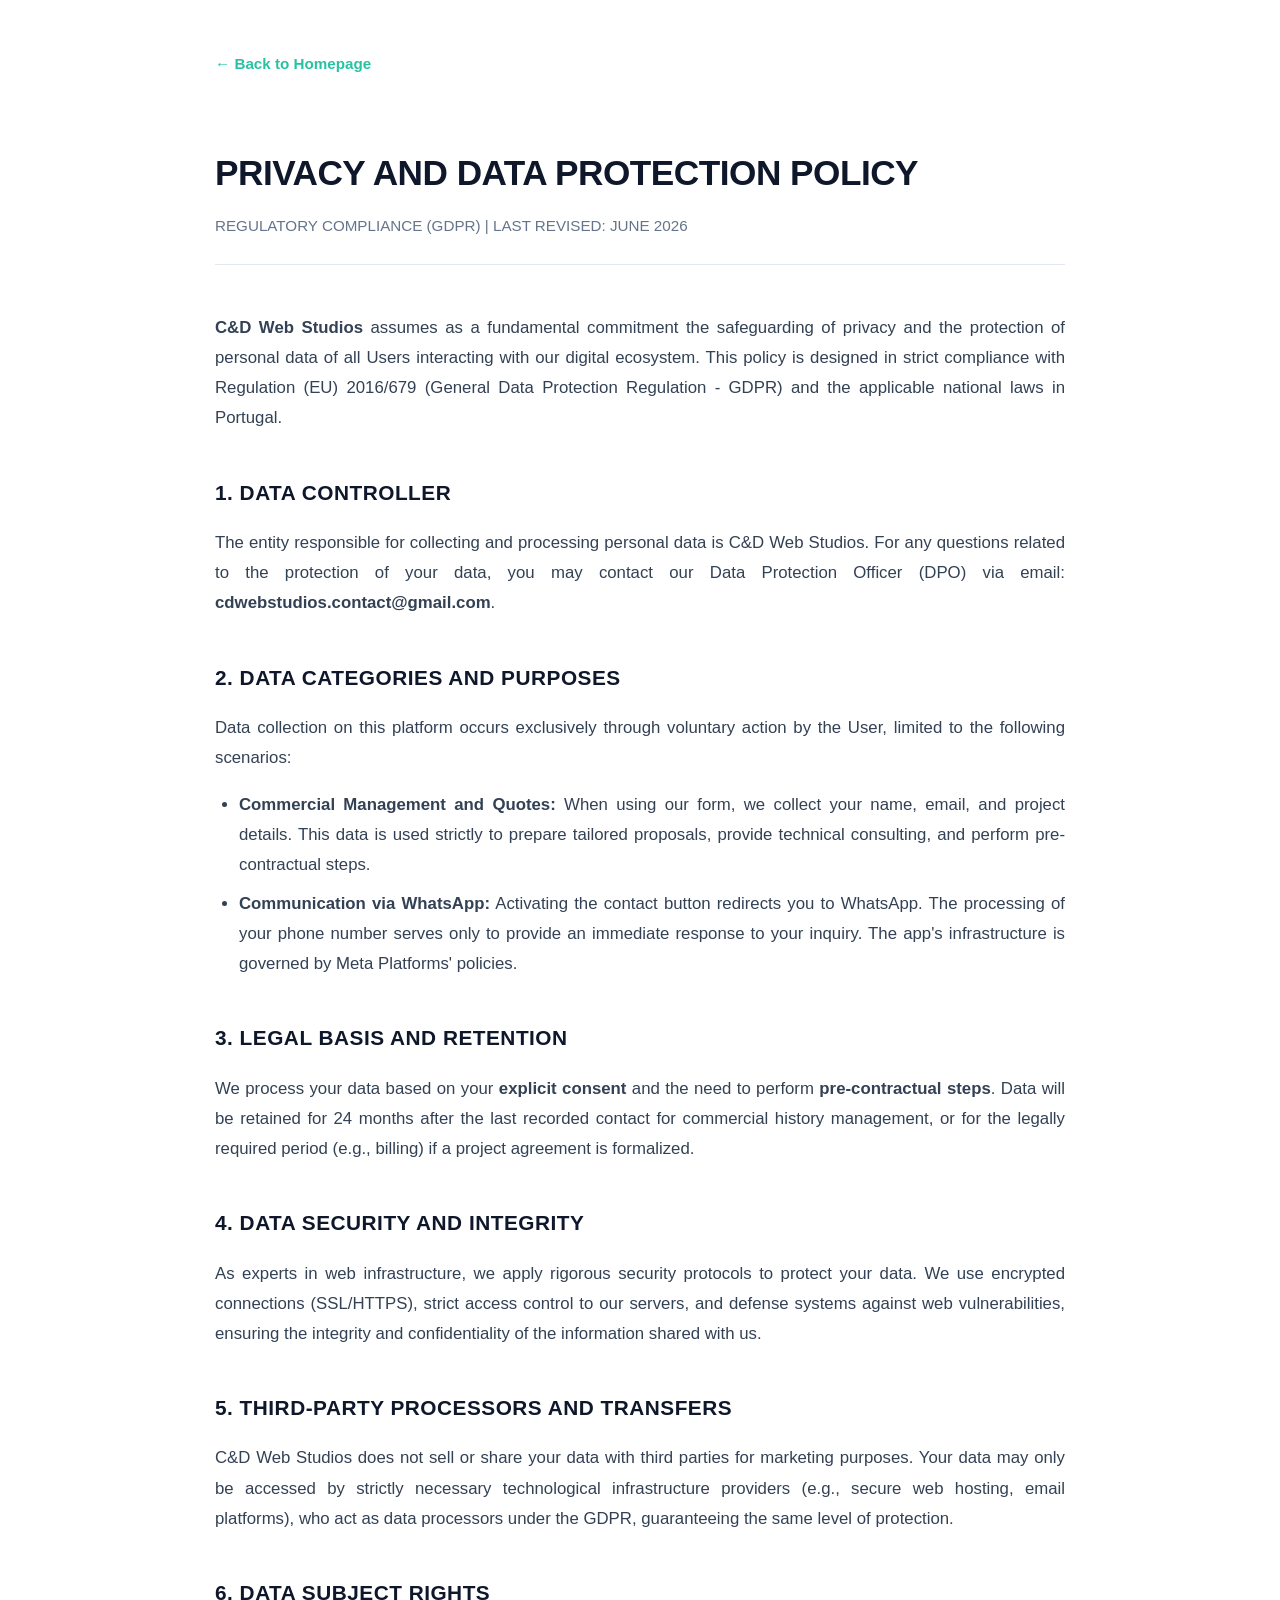
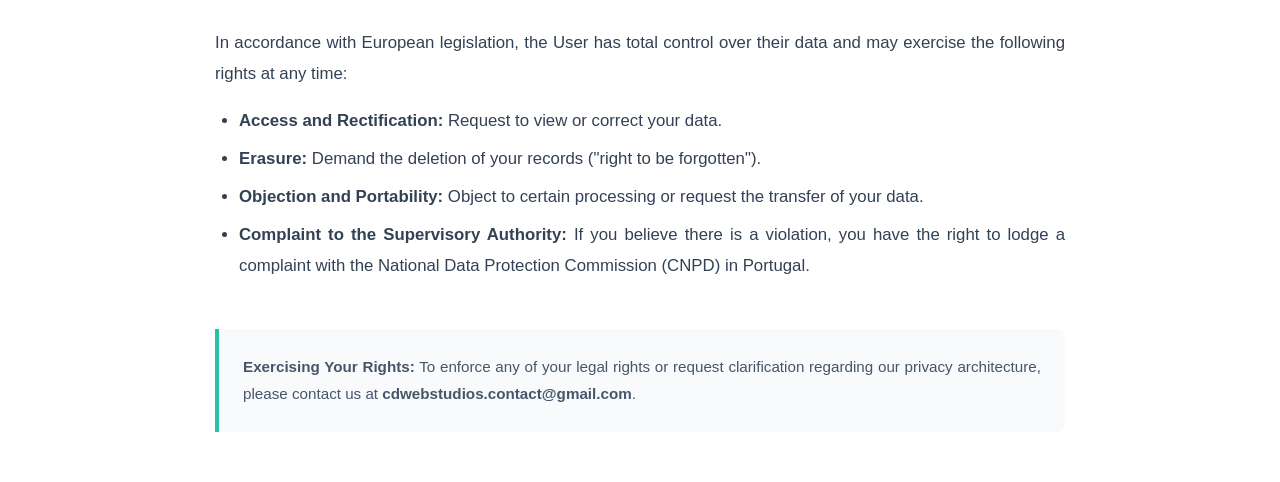
<file: privacy.html>
<!DOCTYPE html>
<html lang="en">
<head>
    <meta charset="UTF-8">
    <meta name="viewport" content="width=device-width, initial-scale=1.0">
    <title>Privacy Policy | C&D Web Studios</title>
    <style>
        body { font-family: 'Segoe UI', -apple-system, BlinkMacSystemFont, Roboto, sans-serif; line-height: 1.8; color: #1e293b; background-color: #ffffff; margin: 0; padding: 50px 10%; }
        .container { max-width: 850px; margin: 0 auto; }
        .back-link { display: inline-flex; align-items: center; margin-bottom: 2.5rem; color: #26C2A3; text-decoration: none; font-weight: 600; font-size: 0.95rem; transition: color 0.2s ease; }
        .back-link:hover { color: #05081A; }
        h1 { font-family: 'Montserrat', sans-serif; color: #0f172a; font-size: 2.2rem; font-weight: 800; margin-bottom: 0.5rem; letter-spacing: -0.5px; }
        .meta-date { color: #64748b; font-size: 0.95rem; margin-bottom: 3rem; border-bottom: 1px solid #e2e8f0; padding-bottom: 1.5rem; }
        h2 { font-family: 'Montserrat', sans-serif; color: #0f172a; font-size: 1.3rem; font-weight: 700; margin-top: 2.5rem; margin-bottom: 1rem; text-transform: uppercase; letter-spacing: 0.5px; }
        p, li { color: #334155; font-size: 1.05rem; text-align: justify; }
        ul { padding-left: 1.5rem; }
        li { margin-bottom: 0.5rem; }
        .legal-notice { background-color: #f8fafc; border-left: 4px solid #26C2A3; padding: 1.5rem; margin-top: 3rem; border-radius: 0 8px 8px 0; }
        .legal-notice p { margin: 0; font-size: 0.95rem; color: #475569; }
    </style>
</head>
<body>

<div class="container">
    <a href="index.html" class="back-link">&larr; Back to Homepage</a>
    
    <h1>PRIVACY AND DATA PROTECTION POLICY</h1>
    <div class="meta-date">REGULATORY COMPLIANCE (GDPR) | LAST REVISED: JUNE 2026</div>
    
    <p><strong>C&D Web Studios</strong> assumes as a fundamental commitment the safeguarding of privacy and the protection of personal data of all Users interacting with our digital ecosystem. This policy is designed in strict compliance with Regulation (EU) 2016/679 (General Data Protection Regulation - GDPR) and the applicable national laws in Portugal.</p>
    
    <h2>1. Data Controller</h2>
    <p>The entity responsible for collecting and processing personal data is C&D Web Studios. For any questions related to the protection of your data, you may contact our Data Protection Officer (DPO) via email: <strong>cdwebstudios.contact@gmail.com</strong>.</p>

    <h2>2. Data Categories and Purposes</h2>
    <p>Data collection on this platform occurs exclusively through voluntary action by the User, limited to the following scenarios:</p>
    <ul>
        <li><strong>Commercial Management and Quotes:</strong> When using our form, we collect your name, email, and project details. This data is used strictly to prepare tailored proposals, provide technical consulting, and perform pre-contractual steps.</li>
        <li><strong>Communication via WhatsApp:</strong> Activating the contact button redirects you to WhatsApp. The processing of your phone number serves only to provide an immediate response to your inquiry. The app's infrastructure is governed by Meta Platforms' policies.</li>
    </ul>
    
    <h2>3. Legal Basis and Retention</h2>
    <p>We process your data based on your <strong>explicit consent</strong> and the need to perform <strong>pre-contractual steps</strong>. Data will be retained for 24 months after the last recorded contact for commercial history management, or for the legally required period (e.g., billing) if a project agreement is formalized.</p>
    
    <h2>4. Data Security and Integrity</h2>
    <p>As experts in web infrastructure, we apply rigorous security protocols to protect your data. We use encrypted connections (SSL/HTTPS), strict access control to our servers, and defense systems against web vulnerabilities, ensuring the integrity and confidentiality of the information shared with us.</p>

    <h2>5. Third-Party Processors and Transfers</h2>
    <p>C&D Web Studios does not sell or share your data with third parties for marketing purposes. Your data may only be accessed by strictly necessary technological infrastructure providers (e.g., secure web hosting, email platforms), who act as data processors under the GDPR, guaranteeing the same level of protection.</p>
    
    <h2>6. Data Subject Rights</h2>
    <p>In accordance with European legislation, the User has total control over their data and may exercise the following rights at any time:</p>
    <ul>
        <li><strong>Access and Rectification:</strong> Request to view or correct your data.</li>
        <li><strong>Erasure:</strong> Demand the deletion of your records ("right to be forgotten").</li>
        <li><strong>Objection and Portability:</strong> Object to certain processing or request the transfer of your data.</li>
        <li><strong>Complaint to the Supervisory Authority:</strong> If you believe there is a violation, you have the right to lodge a complaint with the National Data Protection Commission (CNPD) in Portugal.</li>
    </ul>
    
    <div class="legal-notice">
        <p><strong>Exercising Your Rights:</strong> To enforce any of your legal rights or request clarification regarding our privacy architecture, please contact us at <strong>cdwebstudios.contact@gmail.com</strong>.</p>
    </div>
</div>

</body>
</html>
</file>
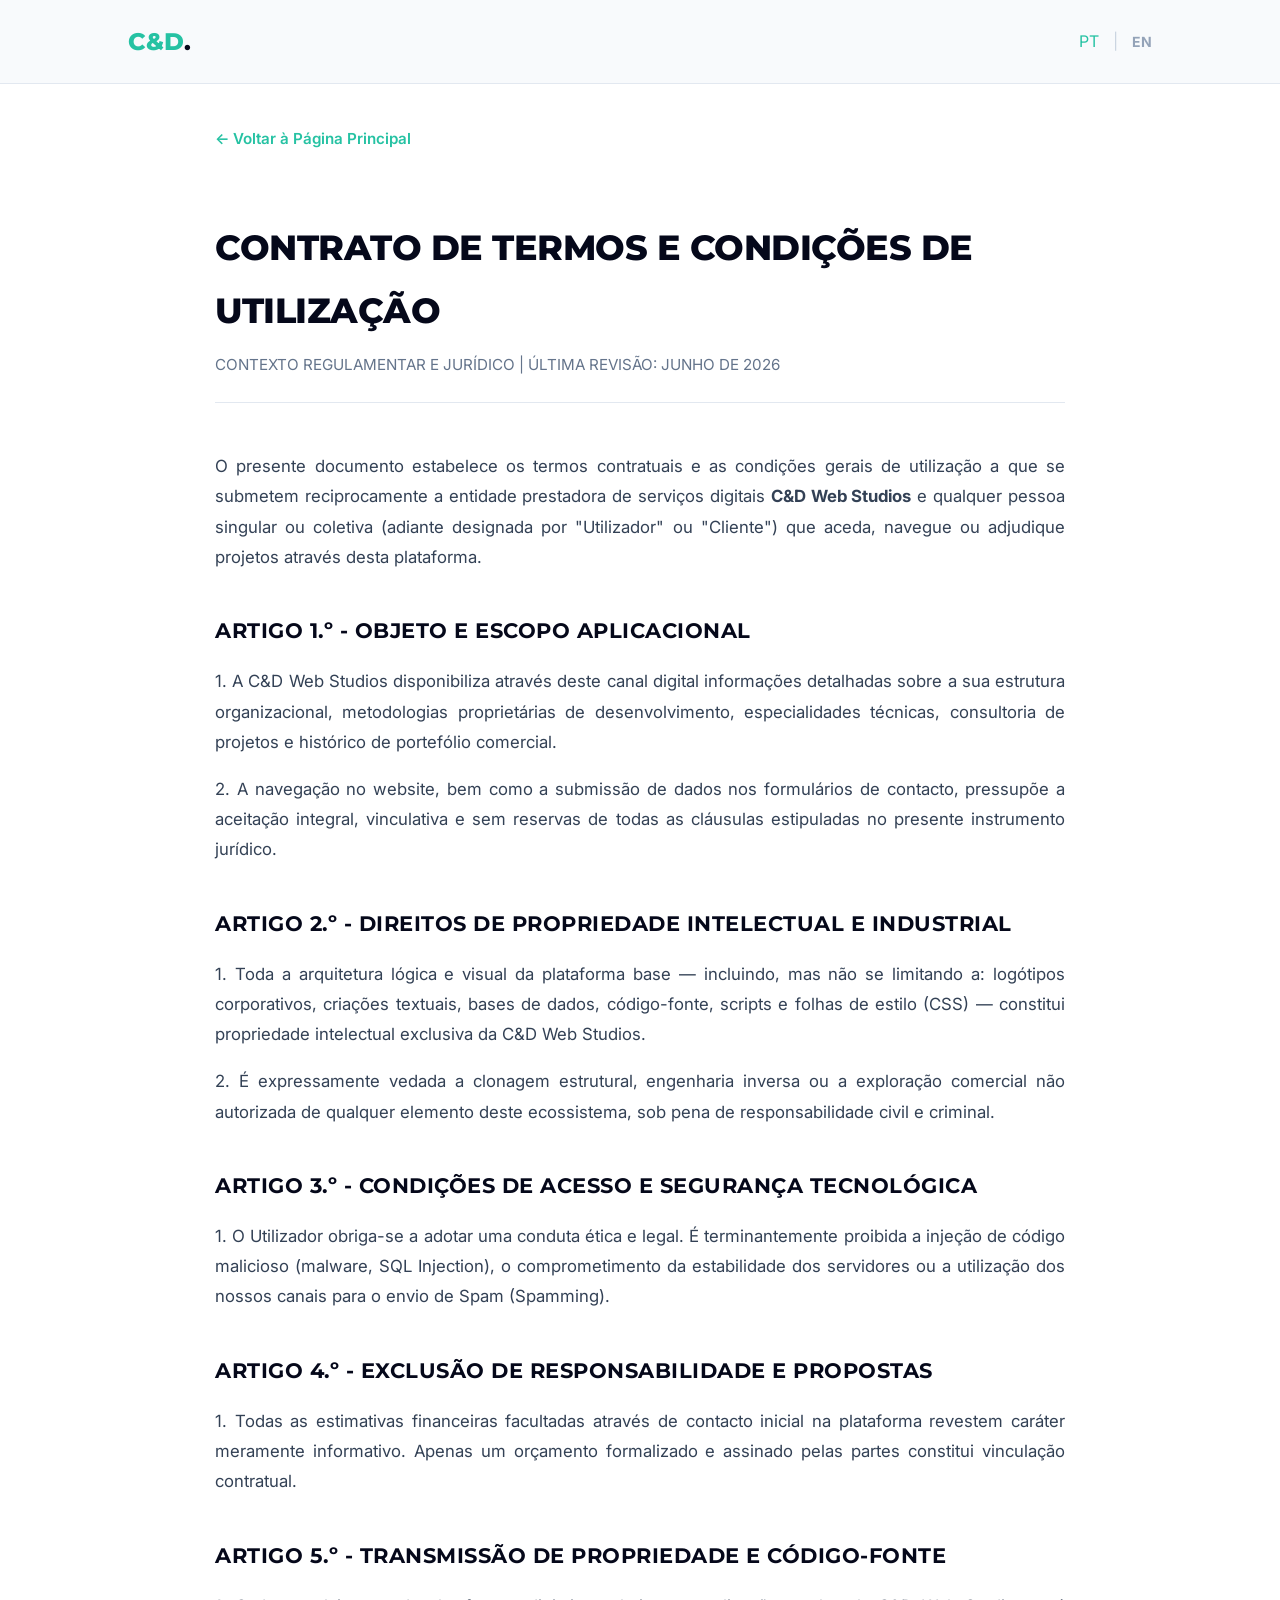
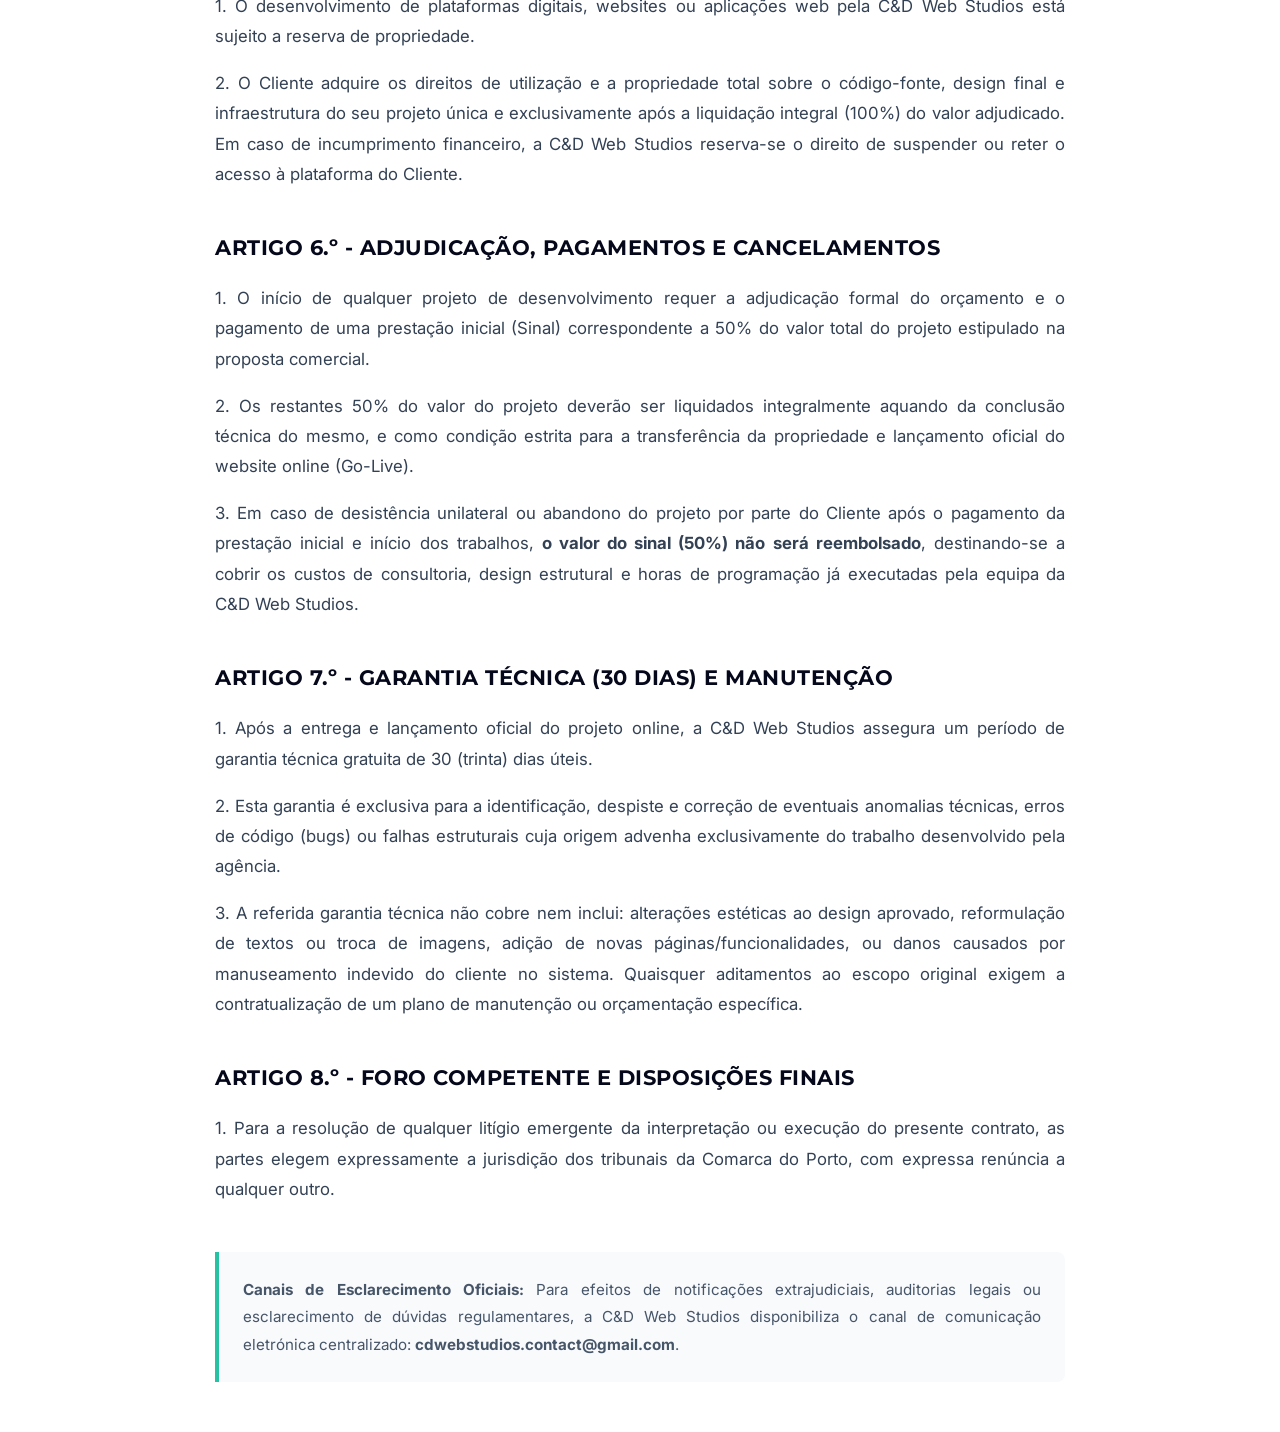
<file: termos.html>
<!DOCTYPE html>
<html lang="pt">
<head>
    <meta charset="UTF-8">
    <meta name="viewport" content="width=device-width, initial-scale=1.0">
    <title>Termos e Condições de Serviço | C&D Web Studios</title>
    <link href="https://fonts.googleapis.com/css2?family=Montserrat:wght@400;700;800&family=Inter:wght@300;400;600;700&display=swap" rel="stylesheet">
    <style>
        body { font-family: 'Inter', sans-serif; line-height: 1.8; color: #1e293b; background-color: #ffffff; margin: 0; padding: 0 0 50px 0; }
        .legal-header { display: flex; justify-content: space-between; align-items: center; padding: 20px 10%; background-color: #f8fafc; border-bottom: 1px solid #e2e8f0; margin-bottom: 40px; }
        .logo-mini { font-family: 'Montserrat', sans-serif; font-size: 24px; font-weight: 800; color: #26C2A3; text-decoration: none; }
        .logo-mini .dot { color: #05081A; }
        .lang-switch a { font-weight: 700; text-decoration: none; font-size: 14px; transition: color 0.3s; }
        .lang-active { color: #26C2A3; }
        .lang-inactive { color: #94a3b8; }
        .lang-inactive:hover { color: #05081A; }
        .separator { color: #cbd5e1; margin: 0 10px; }
        .container { max-width: 850px; margin: 0 auto; padding: 0 10%; }
        .back-link { display: inline-flex; align-items: center; margin-bottom: 2.5rem; color: #26C2A3; text-decoration: none; font-weight: 600; font-size: 0.95rem; transition: color 0.2s ease; }
        .back-link:hover { color: #05081A; }
        h1 { font-family: 'Montserrat', sans-serif; color: #05081A; font-size: 2.2rem; font-weight: 800; margin-bottom: 0.5rem; letter-spacing: -0.5px; }
        .meta-date { color: #64748b; font-size: 0.95rem; margin-bottom: 3rem; border-bottom: 1px solid #e2e8f0; padding-bottom: 1.5rem; }
        h2 { font-family: 'Montserrat', sans-serif; color: #05081A; font-size: 1.3rem; font-weight: 700; margin-top: 2.5rem; margin-bottom: 1rem; text-transform: uppercase; letter-spacing: 0.5px; }
        p, li { color: #334155; font-size: 1.05rem; text-align: justify; }
        ul { padding-left: 1.5rem; }
        li { margin-bottom: 0.5rem; }
        .legal-notice { background-color: #f8fafc; border-left: 4px solid #26C2A3; padding: 1.5rem; margin-top: 3rem; border-radius: 0 8px 8px 0; }
        .legal-notice p { margin: 0; font-size: 0.95rem; color: #475569; }
    </style>
</head>
<body>

<div class="legal-header">
    <a href="index.html" class="logo-mini">C&D<span class="dot">.</span></a>
    <div class="lang-switch">
        <span class="lang-active">PT</span> <span class="separator">|</span> <a href="terms.html" class="lang-inactive">EN</a>
    </div>
</div>

<div class="container">
    <a href="index.html" class="back-link">&larr; Voltar à Página Principal</a>
    
    <h1>CONTRATO DE TERMOS E CONDIÇÕES DE UTILIZAÇÃO</h1>
    <div class="meta-date">CONTEXTO REGULAMENTAR E JURÍDICO | ÚLTIMA REVISÃO: JUNHO DE 2026</div>
    
    <p>O presente documento estabelece os termos contratuais e as condições gerais de utilização a que se submetem reciprocamente a entidade prestadora de serviços digitais <strong>C&D Web Studios</strong> e qualquer pessoa singular ou coletiva (adiante designada por "Utilizador" ou "Cliente") que aceda, navegue ou adjudique projetos através desta plataforma.</p>
    
    <h2>Artigo 1.º - Objeto e Escopo Aplicacional</h2>
    <p>1. A C&D Web Studios disponibiliza através deste canal digital informações detalhadas sobre a sua estrutura organizacional, metodologias proprietárias de desenvolvimento, especialidades técnicas, consultoria de projetos e histórico de portefólio comercial.</p>
    <p>2. A navegação no website, bem como a submissão de dados nos formulários de contacto, pressupõe a aceitação integral, vinculativa e sem reservas de todas as cláusulas estipuladas no presente instrumento jurídico.</p>
    
    <h2>Artigo 2.º - Direitos de Propriedade Intelectual e Industrial</h2>
    <p>1. Toda a arquitetura lógica e visual da plataforma base — incluindo, mas não se limitando a: logótipos corporativos, criações textuais, bases de dados, código-fonte, scripts e folhas de estilo (CSS) — constitui propriedade intelectual exclusiva da C&D Web Studios.</p>
    <p>2. É expressamente vedada a clonagem estrutural, engenharia inversa ou a exploração comercial não autorizada de qualquer elemento deste ecossistema, sob pena de responsabilidade civil e criminal.</p>
    
    <h2>Artigo 3.º - Condições de Acesso e Segurança Tecnológica</h2>
    <p>1. O Utilizador obriga-se a adotar uma conduta ética e legal. É terminantemente proibida a injeção de código malicioso (malware, SQL Injection), o comprometimento da estabilidade dos servidores ou a utilização dos nossos canais para o envio de Spam (Spamming).</p>
    
    <h2>Artigo 4.º - Exclusão de Responsabilidade e Propostas</h2>
    <p>1. Todas as estimativas financeiras facultadas através de contacto inicial na plataforma revestem caráter meramente informativo. Apenas um orçamento formalizado e assinado pelas partes constitui vinculação contratual.</p>
    
    <h2>Artigo 5.º - Transmissão de Propriedade e Código-Fonte</h2>
    <p>1. O desenvolvimento de plataformas digitais, websites ou aplicações web pela C&D Web Studios está sujeito a reserva de propriedade.</p>
    <p>2. O Cliente adquire os direitos de utilização e a propriedade total sobre o código-fonte, design final e infraestrutura do seu projeto única e exclusivamente após a liquidação integral (100%) do valor adjudicado. Em caso de incumprimento financeiro, a C&D Web Studios reserva-se o direito de suspender ou reter o acesso à plataforma do Cliente.</p>

    <h2>Artigo 6.º - Adjudicação, Pagamentos e Cancelamentos</h2>
    <p>1. O início de qualquer projeto de desenvolvimento requer a adjudicação formal do orçamento e o pagamento de uma prestação inicial (Sinal) correspondente a 50% do valor total do projeto estipulado na proposta comercial.</p>
    <p>2. Os restantes 50% do valor do projeto deverão ser liquidados integralmente aquando da conclusão técnica do mesmo, e como condição estrita para a transferência da propriedade e lançamento oficial do website online (Go-Live).</p>
    <p>3. Em caso de desistência unilateral ou abandono do projeto por parte do Cliente após o pagamento da prestação inicial e início dos trabalhos, <strong>o valor do sinal (50%) não será reembolsado</strong>, destinando-se a cobrir os custos de consultoria, design estrutural e horas de programação já executadas pela equipa da C&D Web Studios.</p>

    <h2>Artigo 7.º - Garantia Técnica (30 Dias) e Manutenção</h2>
    <p>1. Após a entrega e lançamento oficial do projeto online, a C&D Web Studios assegura um período de garantia técnica gratuita de 30 (trinta) dias úteis.</p>
    <p>2. Esta garantia é exclusiva para a identificação, despiste e correção de eventuais anomalias técnicas, erros de código (bugs) ou falhas estruturais cuja origem advenha exclusivamente do trabalho desenvolvido pela agência.</p>
    <p>3. A referida garantia técnica não cobre nem inclui: alterações estéticas ao design aprovado, reformulação de textos ou troca de imagens, adição de novas páginas/funcionalidades, ou danos causados por manuseamento indevido do cliente no sistema. Quaisquer aditamentos ao escopo original exigem a contratualização de um plano de manutenção ou orçamentação específica.</p>

    <h2>Artigo 8.º - Foro Competente e Disposições Finais</h2>
    <p>1. Para a resolução de qualquer litígio emergente da interpretação ou execução do presente contrato, as partes elegem expressamente a jurisdição dos tribunais da Comarca do Porto, com expressa renúncia a qualquer outro.</p>
    
    <div class="legal-notice">
        <p><strong>Canais de Esclarecimento Oficiais:</strong> Para efeitos de notificações extrajudiciais, auditorias legais ou esclarecimento de dúvidas regulamentares, a C&D Web Studios disponibiliza o canal de comunicação eletrónica centralizado: <strong>cdwebstudios.contact@gmail.com</strong>.</p>
    </div>
</div>

</body>
</html>
</file>
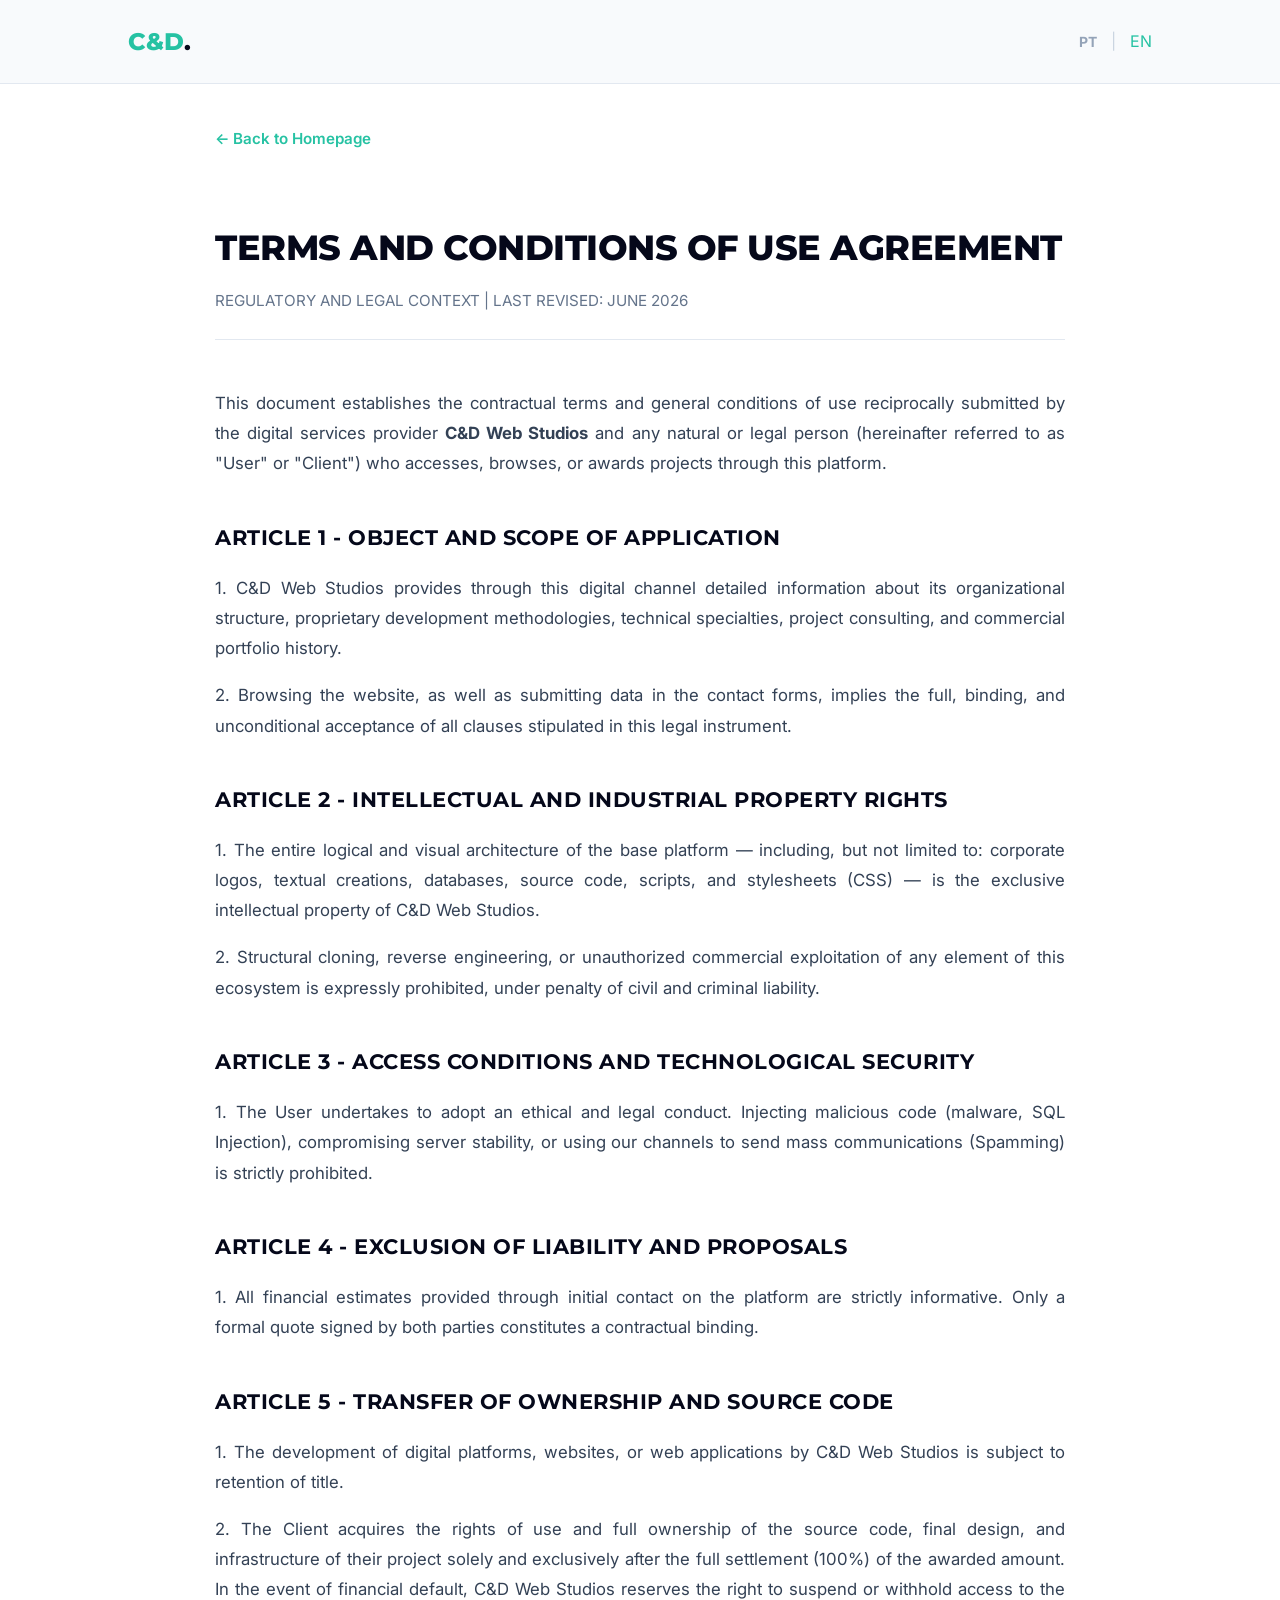
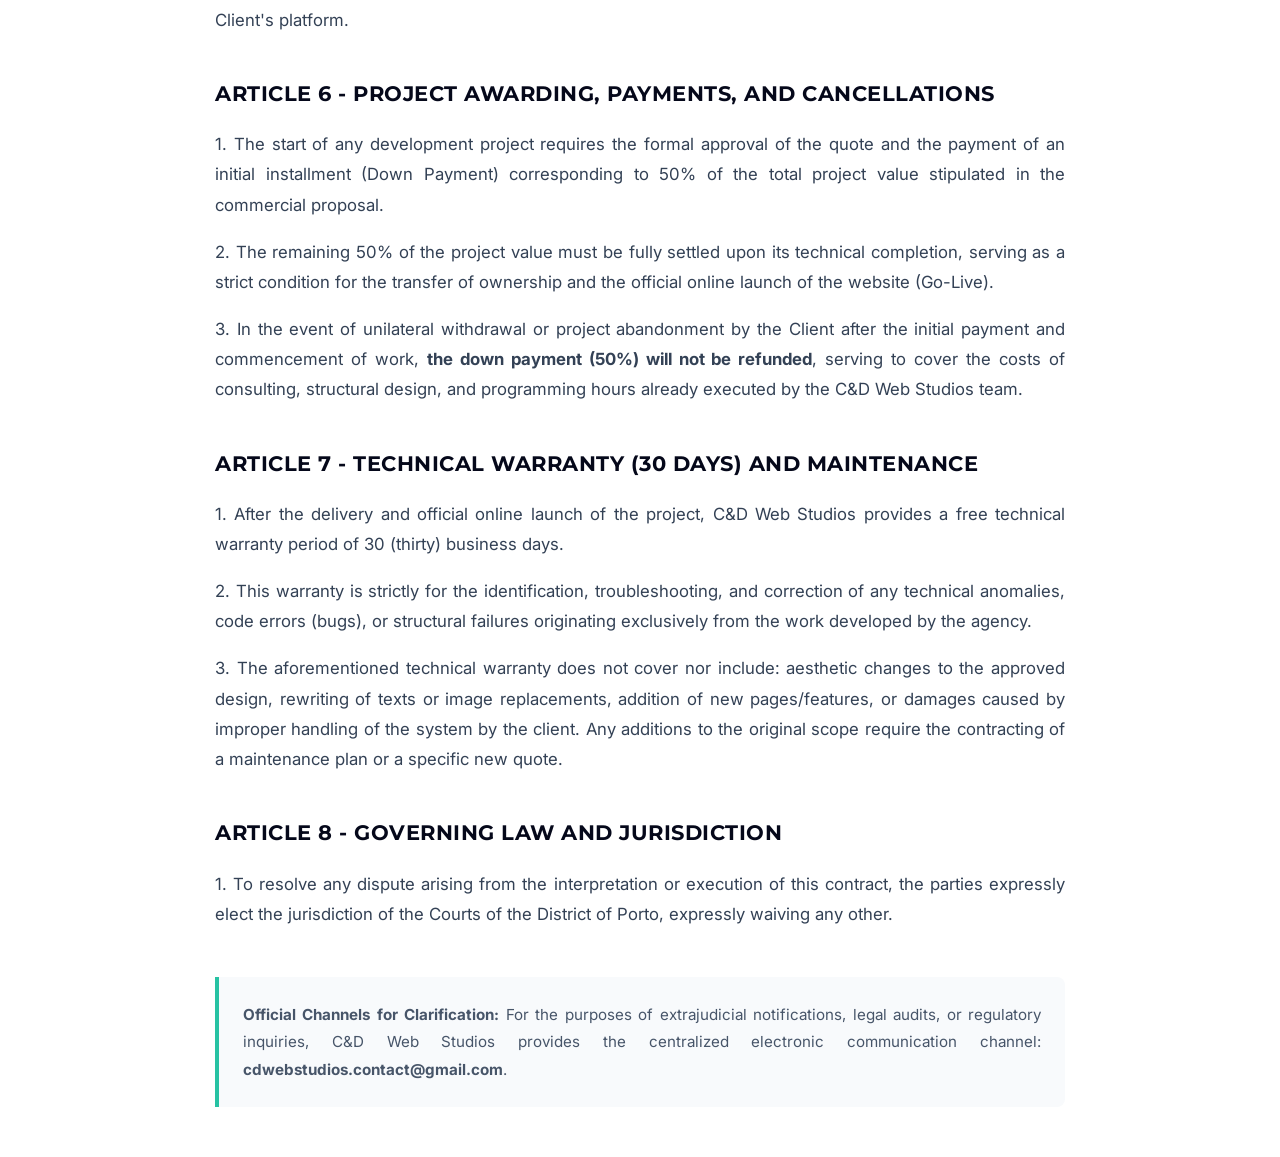
<file: terms.html>
<!DOCTYPE html>
<html lang="en">
<head>
    <meta charset="UTF-8">
    <meta name="viewport" content="width=device-width, initial-scale=1.0">
    <title>Terms and Conditions of Service | C&D Web Studios</title>
    <link href="https://fonts.googleapis.com/css2?family=Montserrat:wght@400;700;800&family=Inter:wght@300;400;600;700&display=swap" rel="stylesheet">
    <style>
        body { font-family: 'Inter', sans-serif; line-height: 1.8; color: #1e293b; background-color: #ffffff; margin: 0; padding: 0 0 50px 0; }
        .legal-header { display: flex; justify-content: space-between; align-items: center; padding: 20px 10%; background-color: #f8fafc; border-bottom: 1px solid #e2e8f0; margin-bottom: 40px; }
        .logo-mini { font-family: 'Montserrat', sans-serif; font-size: 24px; font-weight: 800; color: #26C2A3; text-decoration: none; }
        .logo-mini .dot { color: #05081A; }
        .lang-switch a { font-weight: 700; text-decoration: none; font-size: 14px; transition: color 0.3s; }
        .lang-active { color: #26C2A3; }
        .lang-inactive { color: #94a3b8; }
        .lang-inactive:hover { color: #05081A; }
        .separator { color: #cbd5e1; margin: 0 10px; }
        .container { max-width: 850px; margin: 0 auto; padding: 0 10%; }
        .back-link { display: inline-flex; align-items: center; margin-bottom: 2.5rem; color: #26C2A3; text-decoration: none; font-weight: 600; font-size: 0.95rem; transition: color 0.2s ease; }
        .back-link:hover { color: #05081A; }
        h1 { font-family: 'Montserrat', sans-serif; color: #05081A; font-size: 2.2rem; font-weight: 800; margin-bottom: 0.5rem; letter-spacing: -0.5px; }
        .meta-date { color: #64748b; font-size: 0.95rem; margin-bottom: 3rem; border-bottom: 1px solid #e2e8f0; padding-bottom: 1.5rem; }
        h2 { font-family: 'Montserrat', sans-serif; color: #05081A; font-size: 1.3rem; font-weight: 700; margin-top: 2.5rem; margin-bottom: 1rem; text-transform: uppercase; letter-spacing: 0.5px; }
        p, li { color: #334155; font-size: 1.05rem; text-align: justify; }
        ul { padding-left: 1.5rem; }
        li { margin-bottom: 0.5rem; }
        .legal-notice { background-color: #f8fafc; border-left: 4px solid #26C2A3; padding: 1.5rem; margin-top: 3rem; border-radius: 0 8px 8px 0; }
        .legal-notice p { margin: 0; font-size: 0.95rem; color: #475569; }
    </style>
</head>
<body>

<div class="legal-header">
    <a href="index.html" class="logo-mini">C&D<span class="dot">.</span></a>
    <div class="lang-switch">
        <a href="termos.html" class="lang-inactive">PT</a> <span class="separator">|</span> <span class="lang-active">EN</span>
    </div>
</div>

<div class="container">
    <a href="index.html" class="back-link">&larr; Back to Homepage</a>
    
    <h1>TERMS AND CONDITIONS OF USE AGREEMENT</h1>
    <div class="meta-date">REGULATORY AND LEGAL CONTEXT | LAST REVISED: JUNE 2026</div>
    
    <p>This document establishes the contractual terms and general conditions of use reciprocally submitted by the digital services provider <strong>C&D Web Studios</strong> and any natural or legal person (hereinafter referred to as "User" or "Client") who accesses, browses, or awards projects through this platform.</p>
    
    <h2>Article 1 - Object and Scope of Application</h2>
    <p>1. C&D Web Studios provides through this digital channel detailed information about its organizational structure, proprietary development methodologies, technical specialties, project consulting, and commercial portfolio history.</p>
    <p>2. Browsing the website, as well as submitting data in the contact forms, implies the full, binding, and unconditional acceptance of all clauses stipulated in this legal instrument.</p>
    
    <h2>Article 2 - Intellectual and Industrial Property Rights</h2>
    <p>1. The entire logical and visual architecture of the base platform — including, but not limited to: corporate logos, textual creations, databases, source code, scripts, and stylesheets (CSS) — is the exclusive intellectual property of C&D Web Studios.</p>
    <p>2. Structural cloning, reverse engineering, or unauthorized commercial exploitation of any element of this ecosystem is expressly prohibited, under penalty of civil and criminal liability.</p>
    
    <h2>Article 3 - Access Conditions and Technological Security</h2>
    <p>1. The User undertakes to adopt an ethical and legal conduct. Injecting malicious code (malware, SQL Injection), compromising server stability, or using our channels to send mass communications (Spamming) is strictly prohibited.</p>
    
    <h2>Article 4 - Exclusion of Liability and Proposals</h2>
    <p>1. All financial estimates provided through initial contact on the platform are strictly informative. Only a formal quote signed by both parties constitutes a contractual binding.</p>
    
    <h2>Article 5 - Transfer of Ownership and Source Code</h2>
    <p>1. The development of digital platforms, websites, or web applications by C&D Web Studios is subject to retention of title.</p>
    <p>2. The Client acquires the rights of use and full ownership of the source code, final design, and infrastructure of their project solely and exclusively after the full settlement (100%) of the awarded amount. In the event of financial default, C&D Web Studios reserves the right to suspend or withhold access to the Client's platform.</p>

    <h2>Article 6 - Project Awarding, Payments, and Cancellations</h2>
    <p>1. The start of any development project requires the formal approval of the quote and the payment of an initial installment (Down Payment) corresponding to 50% of the total project value stipulated in the commercial proposal.</p>
    <p>2. The remaining 50% of the project value must be fully settled upon its technical completion, serving as a strict condition for the transfer of ownership and the official online launch of the website (Go-Live).</p>
    <p>3. In the event of unilateral withdrawal or project abandonment by the Client after the initial payment and commencement of work, <strong>the down payment (50%) will not be refunded</strong>, serving to cover the costs of consulting, structural design, and programming hours already executed by the C&D Web Studios team.</p>

    <h2>Article 7 - Technical Warranty (30 Days) and Maintenance</h2>
    <p>1. After the delivery and official online launch of the project, C&D Web Studios provides a free technical warranty period of 30 (thirty) business days.</p>
    <p>2. This warranty is strictly for the identification, troubleshooting, and correction of any technical anomalies, code errors (bugs), or structural failures originating exclusively from the work developed by the agency.</p>
    <p>3. The aforementioned technical warranty does not cover nor include: aesthetic changes to the approved design, rewriting of texts or image replacements, addition of new pages/features, or damages caused by improper handling of the system by the client. Any additions to the original scope require the contracting of a maintenance plan or a specific new quote.</p>

    <h2>Article 8 - Governing Law and Jurisdiction</h2>
    <p>1. To resolve any dispute arising from the interpretation or execution of this contract, the parties expressly elect the jurisdiction of the Courts of the District of Porto, expressly waiving any other.</p>
    
    <div class="legal-notice">
        <p><strong>Official Channels for Clarification:</strong> For the purposes of extrajudicial notifications, legal audits, or regulatory inquiries, C&D Web Studios provides the centralized electronic communication channel: <strong>cdwebstudios.contact@gmail.com</strong>.</p>
    </div>
</div>

</body>
</html>
</file>
<file: styles.css>
@import url('https://fonts.googleapis.com/css2?family=Montserrat:wght@400;700;800&family=Inter:wght@300;400;600;700;800&display=swap');


* { margin: 0; padding: 0; box-sizing: border-box; }
html { scroll-behavior: smooth; }
body { font-family: 'Inter', sans-serif; background-color: #f8fafc; color: #0f172a; line-height: 1.6; }
h1, h2, h3, h4 { font-family: 'Montserrat', sans-serif; color: #05081A; }


.navbar-clean { display: flex; justify-content: space-between; align-items: center; padding: 18px 5%; background-color: #ffffff; box-shadow: 0 2px 10px rgba(0,0,0,0.05); position: sticky; top: 0; z-index: 1000; }
.logo { font-size: 34px; font-weight: 800; color: #26C2A3; letter-spacing: -1px; }
.logo .dot { color: #05081A; }
.hamburger-menu { display: flex; flex-direction: column; justify-content: space-between; width: 32px; height: 22px; cursor: pointer; }
.hamburger-menu span { display: block; height: 4px; width: 100%; background-color: #05081A; border-radius: 2px; transition: all 0.3s ease; }


.mobile-overlay { position: fixed; top: 0; left: 100%; width: 100%; height: 100vh; background-color: #ffffff; display: flex; flex-direction: column; justify-content: center; align-items: center; gap: 35px; transition: left 0.4s cubic-bezier(0.77, 0, 0.175, 1); z-index: 2000; }
.mobile-overlay.active { left: 0; }
.mobile-overlay a { color: #05081A; font-size: 24px; text-decoration: none; font-weight: 700; transition: color 0.3s; }
.mobile-overlay a:hover { color: #26C2A3; }
.close-btn { position: absolute; top: 25px; right: 5%; color: #05081A; font-size: 35px; cursor: pointer; }


.lang-switch-menu { font-size: 20px; font-weight: 800; margin-bottom: 20px; color: #05081A; }
.lang-active { color: #26C2A3; cursor: pointer; transition: color 0.3s; }
.lang-inactive { color: #94a3b8; cursor: pointer; transition: color 0.3s; }
.lang-inactive:hover { color: #26C2A3; }
.separator { color: #cbd5e1; margin: 0 12px; }
.btn-solid-menu { background-color: #05081A; color: #ffffff !important; padding: 14px 32px; border-radius: 8px; font-size: 18px !important; margin-top: 20px; transition: background-color 0.3s; }
.btn-solid-menu:hover { background-color: #26C2A3; }


.hero-section { text-align: center; padding: 120px 5%; background-color: #ffffff; }
.hero-section h1 { font-size: 52px; margin-bottom: 20px; letter-spacing: -1px; }
.hero-section p { font-size: 18px; color: #64748b; max-width: 700px; margin: 0 auto 40px auto; }
.cta-btn { background-color: #05081A; color: #fff; padding: 16px 32px; text-decoration: none; border-radius: 8px; font-weight: 600; font-size: 16px; transition: all 0.3s; display: inline-block; }
.cta-btn:hover { background-color: #26C2A3; color: #05081A; }


section { padding: 90px 5%; }
section h2 { font-size: 38px; text-align: center; margin-bottom: 15px; }
section > p { text-align: center; color: #64748b; margin-bottom: 50px; font-size: 18px; max-width: 800px; margin-left: auto; margin-right: auto; }


.services-grid, .portfolio-grid, .process-grid { display: grid; grid-template-columns: repeat(auto-fit, minmax(280px, 1fr)); gap: 30px; }
.service-card, .process-step, .portfolio-item { background: #ffffff; padding: 35px; border-radius: 12px; box-shadow: 0 10px 30px rgba(0,0,0,0.03); border: 1px solid #f1f5f9; transition: transform 0.3s; }
.service-card:hover, .portfolio-item:hover { transform: translateY(-5px); }
.service-card h3, .process-step h4 { color: #26C2A3; margin-bottom: 15px; font-size: 22px; }
.step-number { font-size: 45px; font-weight: 800; color: #e2e8f0; margin-bottom: 10px; font-family: 'Montserrat', sans-serif;}


.portfolio-item { padding: 0; overflow: hidden; display: flex; flex-direction: column; }
.portfolio-image { height: 250px; display: flex; align-items: center; justify-content: center; font-weight: bold; }
.portfolio-info { padding: 30px; flex-grow: 1; display: flex; flex-direction: column; }
.portfolio-info h4 { font-size: 22px; margin-bottom: 10px; }
.portfolio-info p { color: #64748b; margin-bottom: 15px; flex-grow: 1; }


.testimonials-grid { display: grid; grid-template-columns: repeat(auto-fit, minmax(300px, 1fr)); gap: 30px; }
.testimonial-card { background: #05081A; color: #fff; padding: 40px; border-radius: 12px; position: relative; }
.quote-icon { font-size: 70px; color: #26C2A3; font-family: serif; line-height: 0; margin-top: 30px; }
.feedback { font-size: 17px; font-style: italic; margin: 25px 0; color: #e2e8f0; line-height: 1.7; }
.client-info h4 { color: #26C2A3; font-size: 18px; margin-bottom: 5px; }
.client-info span { color: #94a3b8; font-size: 14px; }


.contact-form { max-width: 600px; margin: 0 auto; display: flex; flex-direction: column; gap: 20px; }
.input-field { padding: 16px; border: 1px solid #cbd5e1; border-radius: 8px; font-family: 'Inter', sans-serif; font-size: 16px; width: 100%; transition: border-color 0.3s; }
.input-field:focus { outline: none; border-color: #26C2A3; box-shadow: 0 0 0 3px rgba(38, 194, 163, 0.1); }


.faq-container { max-width: 800px; margin: 0 auto; }
.faq-item { background: #fff; border: 1px solid #e2e8f0; border-radius: 8px; margin-bottom: 15px; padding: 25px; transition: box-shadow 0.3s; }
.faq-item:hover { box-shadow: 0 5px 15px rgba(0,0,0,0.03); }
.faq-item summary { font-family: 'Montserrat', sans-serif; font-weight: 700; font-size: 19px; cursor: pointer; outline: none; color: #05081A; }
.faq-content { padding-top: 15px; color: #64748b; line-height: 1.7; }


footer { 
    background-color: #ffffff; 
    color: #05081A; 
    padding: 80px 5% 30px 5%; 
    margin-top: 50px; 
    border-top: 1px solid #e2e8f0; 
}

.footer-container { display: flex; flex-direction: column; align-items: center; text-align: center; gap: 30px; }

.footer-brand h3 { color: #26C2A3; font-size: 32px; font-weight: 800; }
.footer-brand h3 .footer-dot {
    color: #05081A; 
}
.footer-tagline { color: #05081A; margin-top: 5px; font-weight: 600; }

.footer-links { display: flex; gap: 25px; flex-wrap: wrap; justify-content: center; margin-top: 20px; }
.footer-links a { color: #05081A; text-decoration: none; transition: color 0.3s; font-weight: 600; }
.footer-links a:hover { color: #26C2A3; }

.footer-bottom { 
    border-top: 1px solid #e2e8f0; 
    padding-top: 30px; 
    width: 100%; 
    margin-top: 30px; 
    color: #64748b; 
    font-size: 14px; 
    display: flex; 
    flex-direction: column; 
    gap: 10px; 
}
.footer-email a { color: #26C2A3; text-decoration: none; font-weight: 600; }


.whatsapp-float { position: fixed; bottom: 30px; right: 30px; background-color: #25D366; width: 65px; height: 65px; border-radius: 50%; display: flex; justify-content: center; align-items: center; box-shadow: 0 4px 15px rgba(37, 211, 102, 0.4); z-index: 1000; transition: transform 0.3s; }
.whatsapp-float:hover { transform: scale(1.1); }
.whatsapp-icon { width: 38px; height: 38px; }


@media (max-width: 768px) {
    .hero-section h1 { font-size: 40px; }
    section h2 { font-size: 32px; }
    .hero-section { padding: 80px 5%; }
    section { padding: 60px 5%; }
}


.cookie-banner {
    position: fixed;
    bottom: -150px; /* Começa escondido debaixo do ecrã */
    left: 0;
    width: 100%;
    background-color: #05081A; /* Fundo em Azul Índigo Escuro */
    color: #ffffff; /* Texto branco */
    padding: 20px;
    box-shadow: 0 -10px 30px rgba(0, 0, 0, 0.15);
    transition: bottom 0.6s ease-in-out; /* O efeito de deslizar suave */
    z-index: 9999;
    display: flex;
    justify-content: center;
}


.cookie-banner.show {
    bottom: 0; 
}

.cookie-content {
    display: flex;
    flex-direction: column;
    align-items: center;
    text-align: center;
    max-width: 1000px;
    gap: 15px;
    width: 100%;
}

.cookie-content p {
    margin: 0;
    font-size: 14px;
    line-height: 1.5;
}

.cookie-buttons {
    display: flex;
    gap: 15px;
}

.cookie-btn {
    padding: 10px 25px;
    border: none;
    border-radius: 5px;
    font-family: 'Montserrat', sans-serif;
    font-weight: 700;
    cursor: pointer;
    transition: all 0.3s ease;
}

.cookie-btn.accept {
    background-color: #26C2A3; /* Verde Turquesa */
    color: #05081A;
}

.cookie-btn.accept:hover {
    background-color: #1ea388;
}

.cookie-btn.reject {
    background-color: transparent;
    color: #ffffff;
    border: 1px solid #ffffff;
}

.cookie-btn.reject:hover {
    background-color: rgba(255, 255, 255, 0.1);
}


@media (min-width: 768px) {
    .cookie-content {
        flex-direction: row;
        justify-content: space-between;
        text-align: left;
    }
}
</file>
